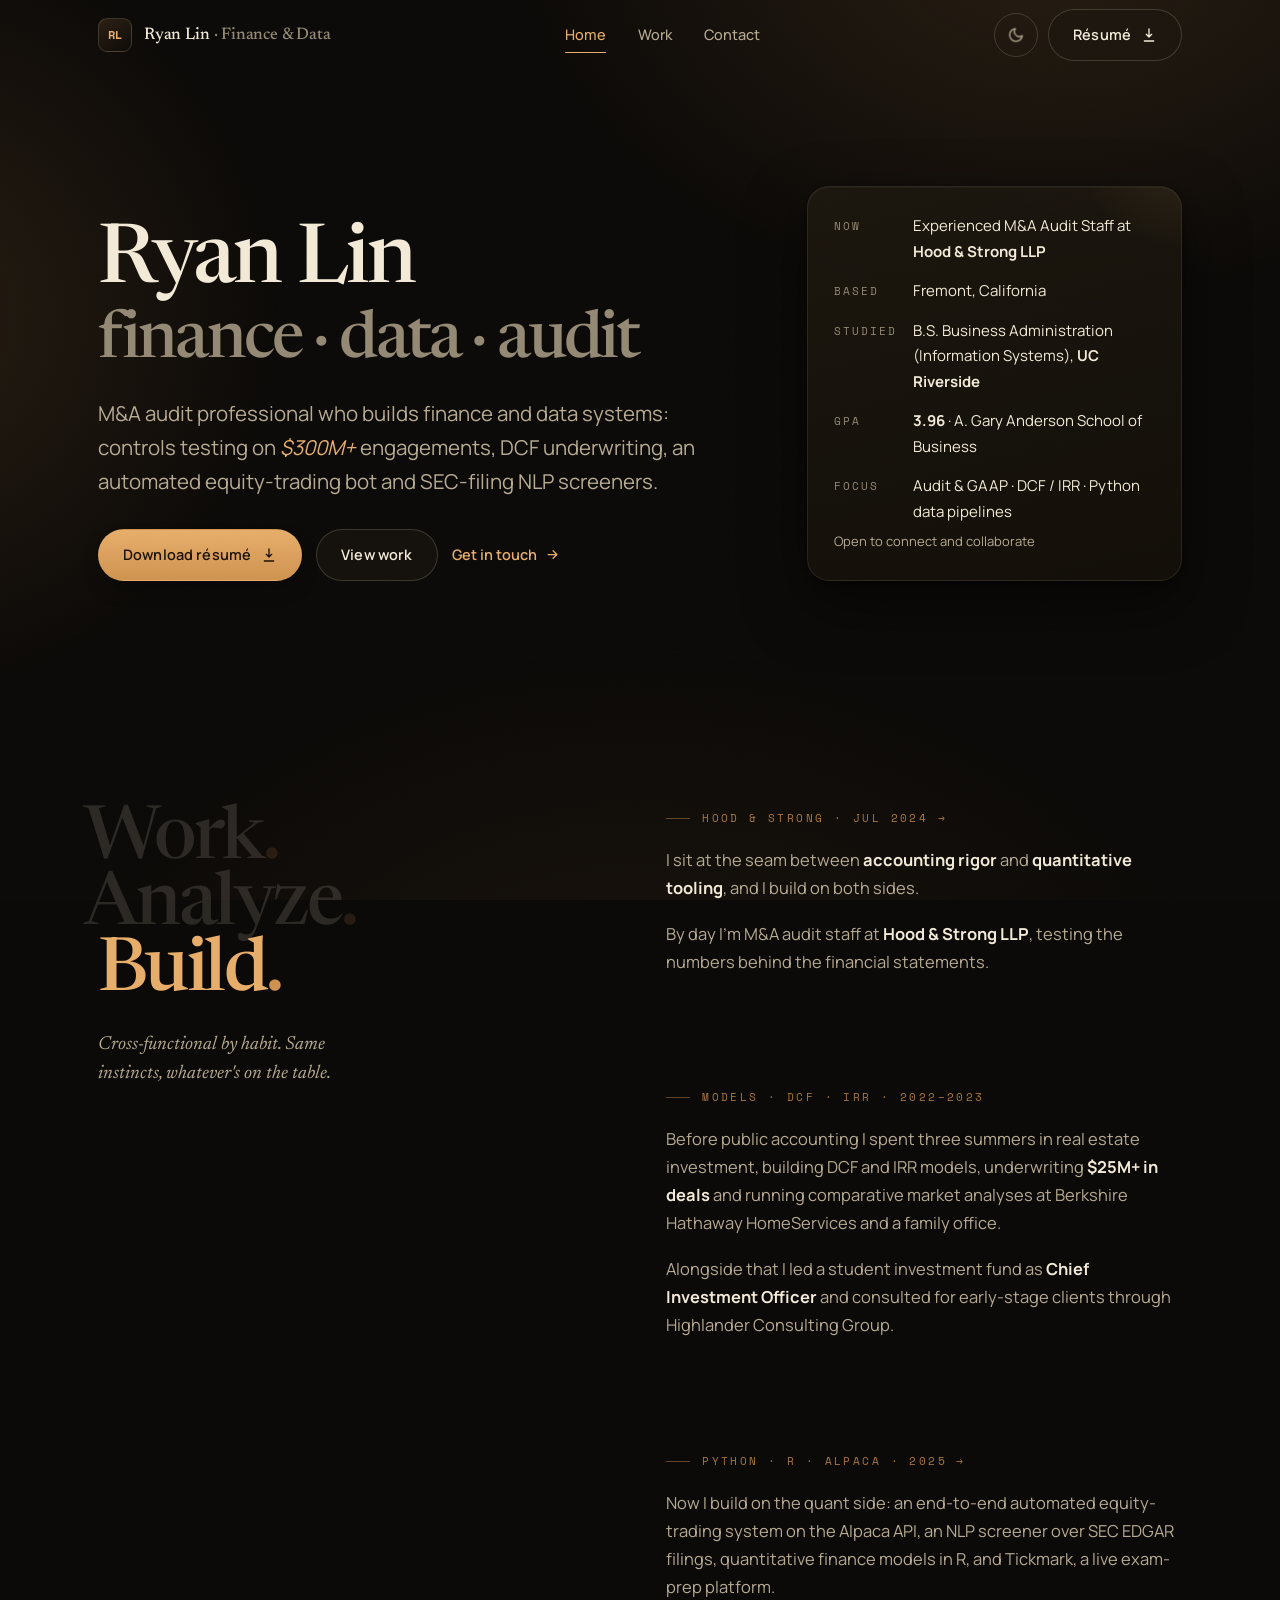
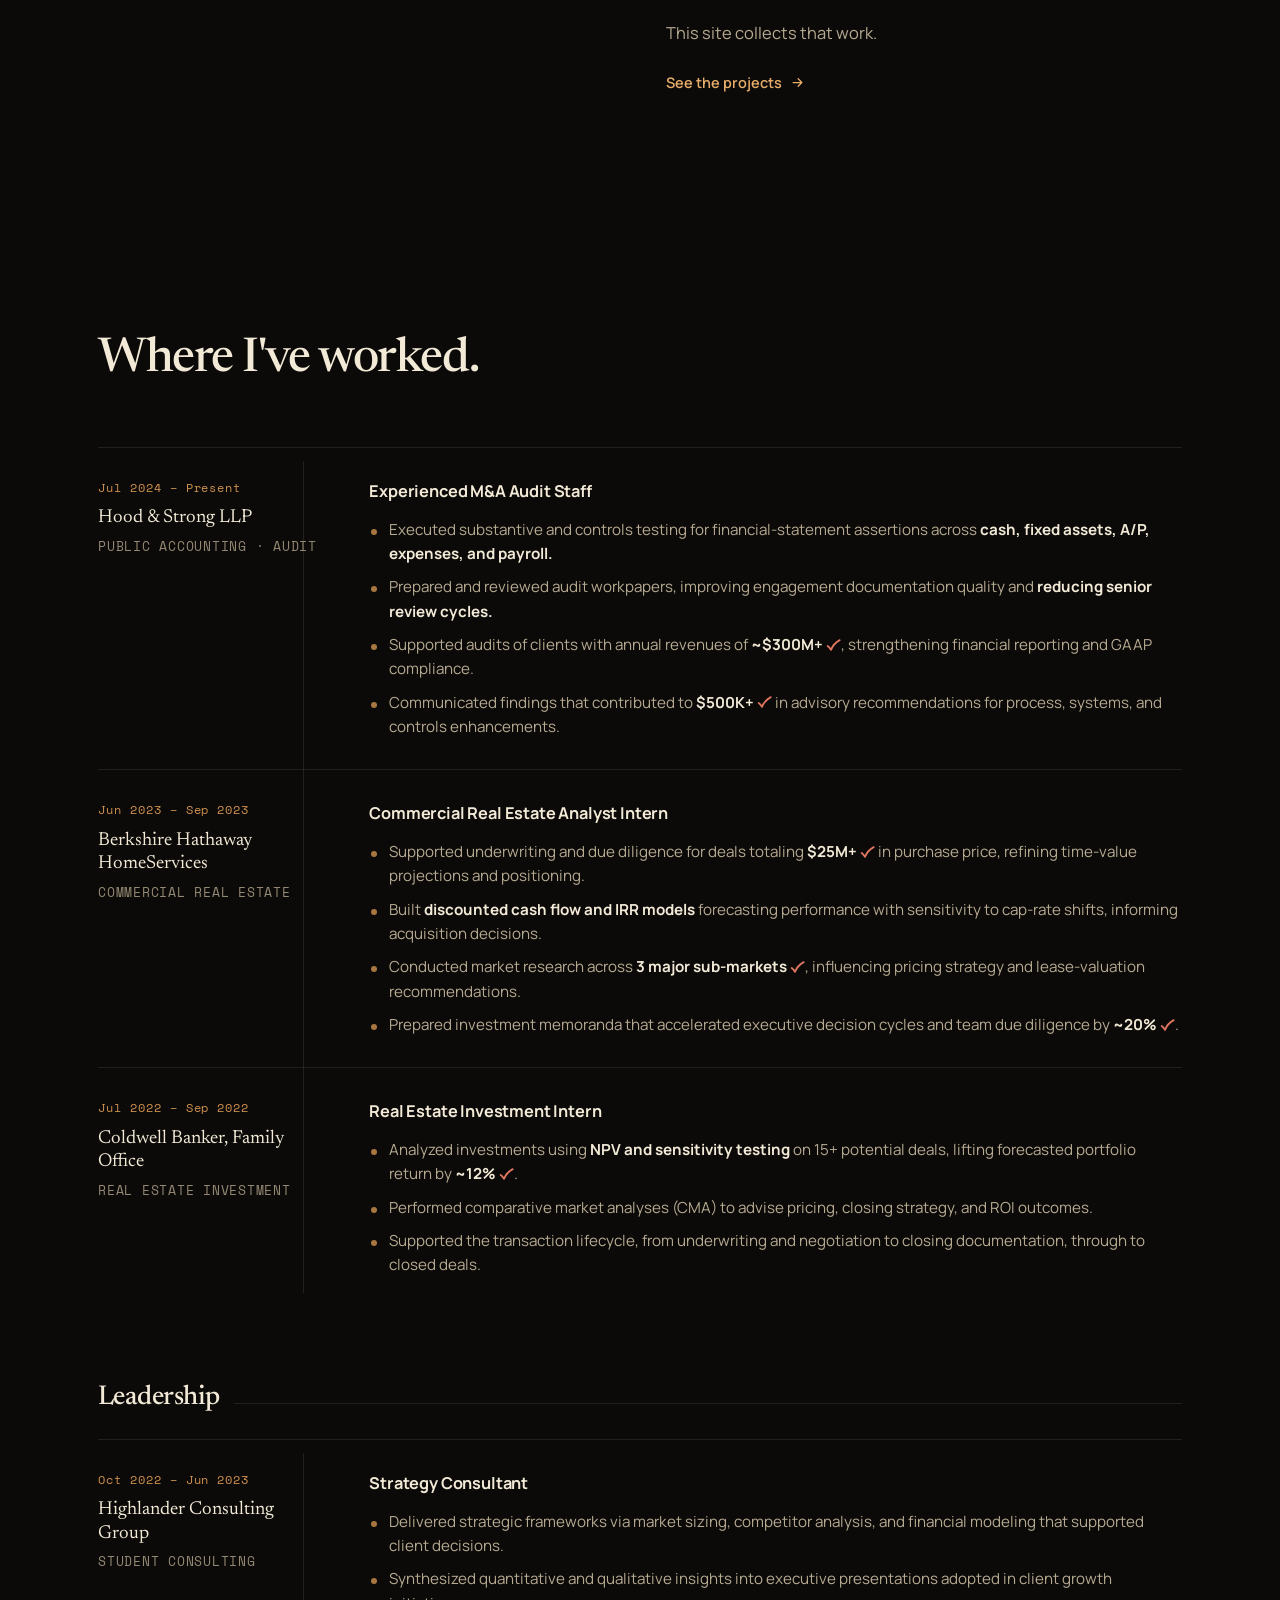
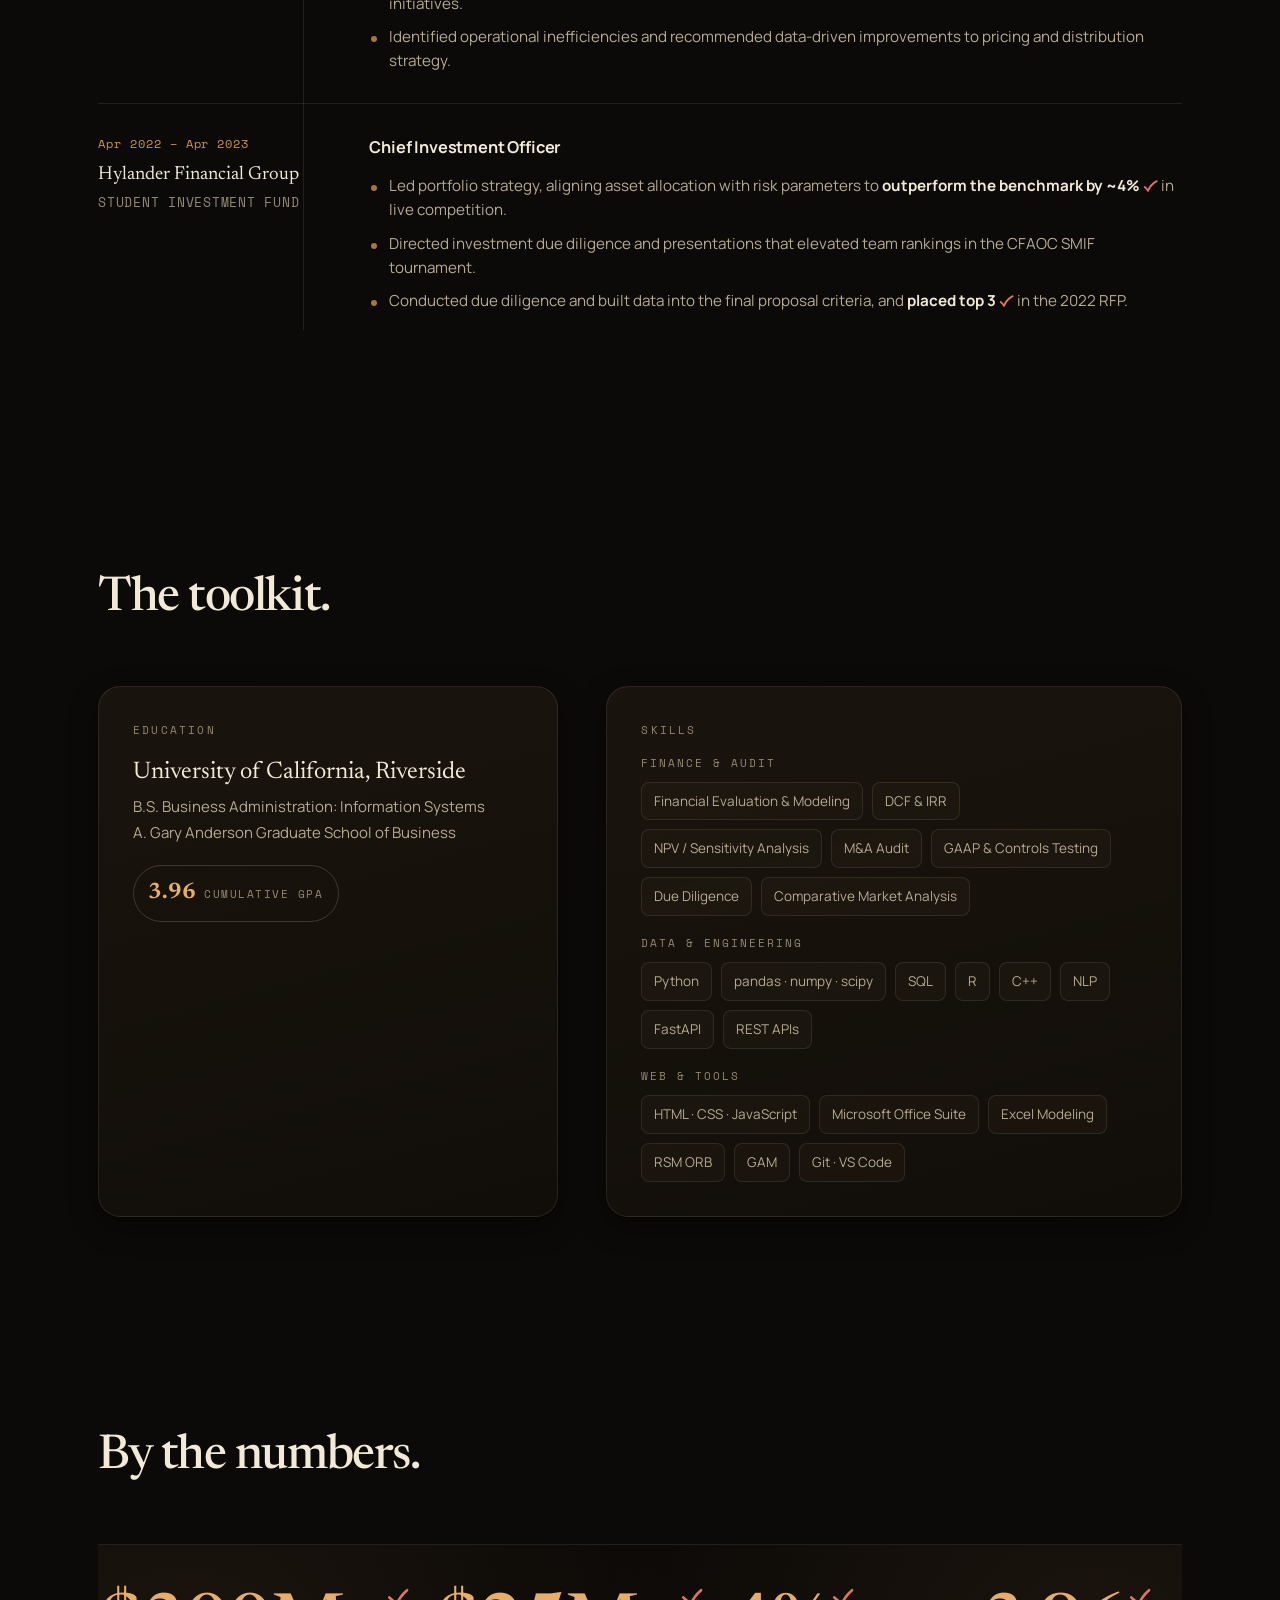
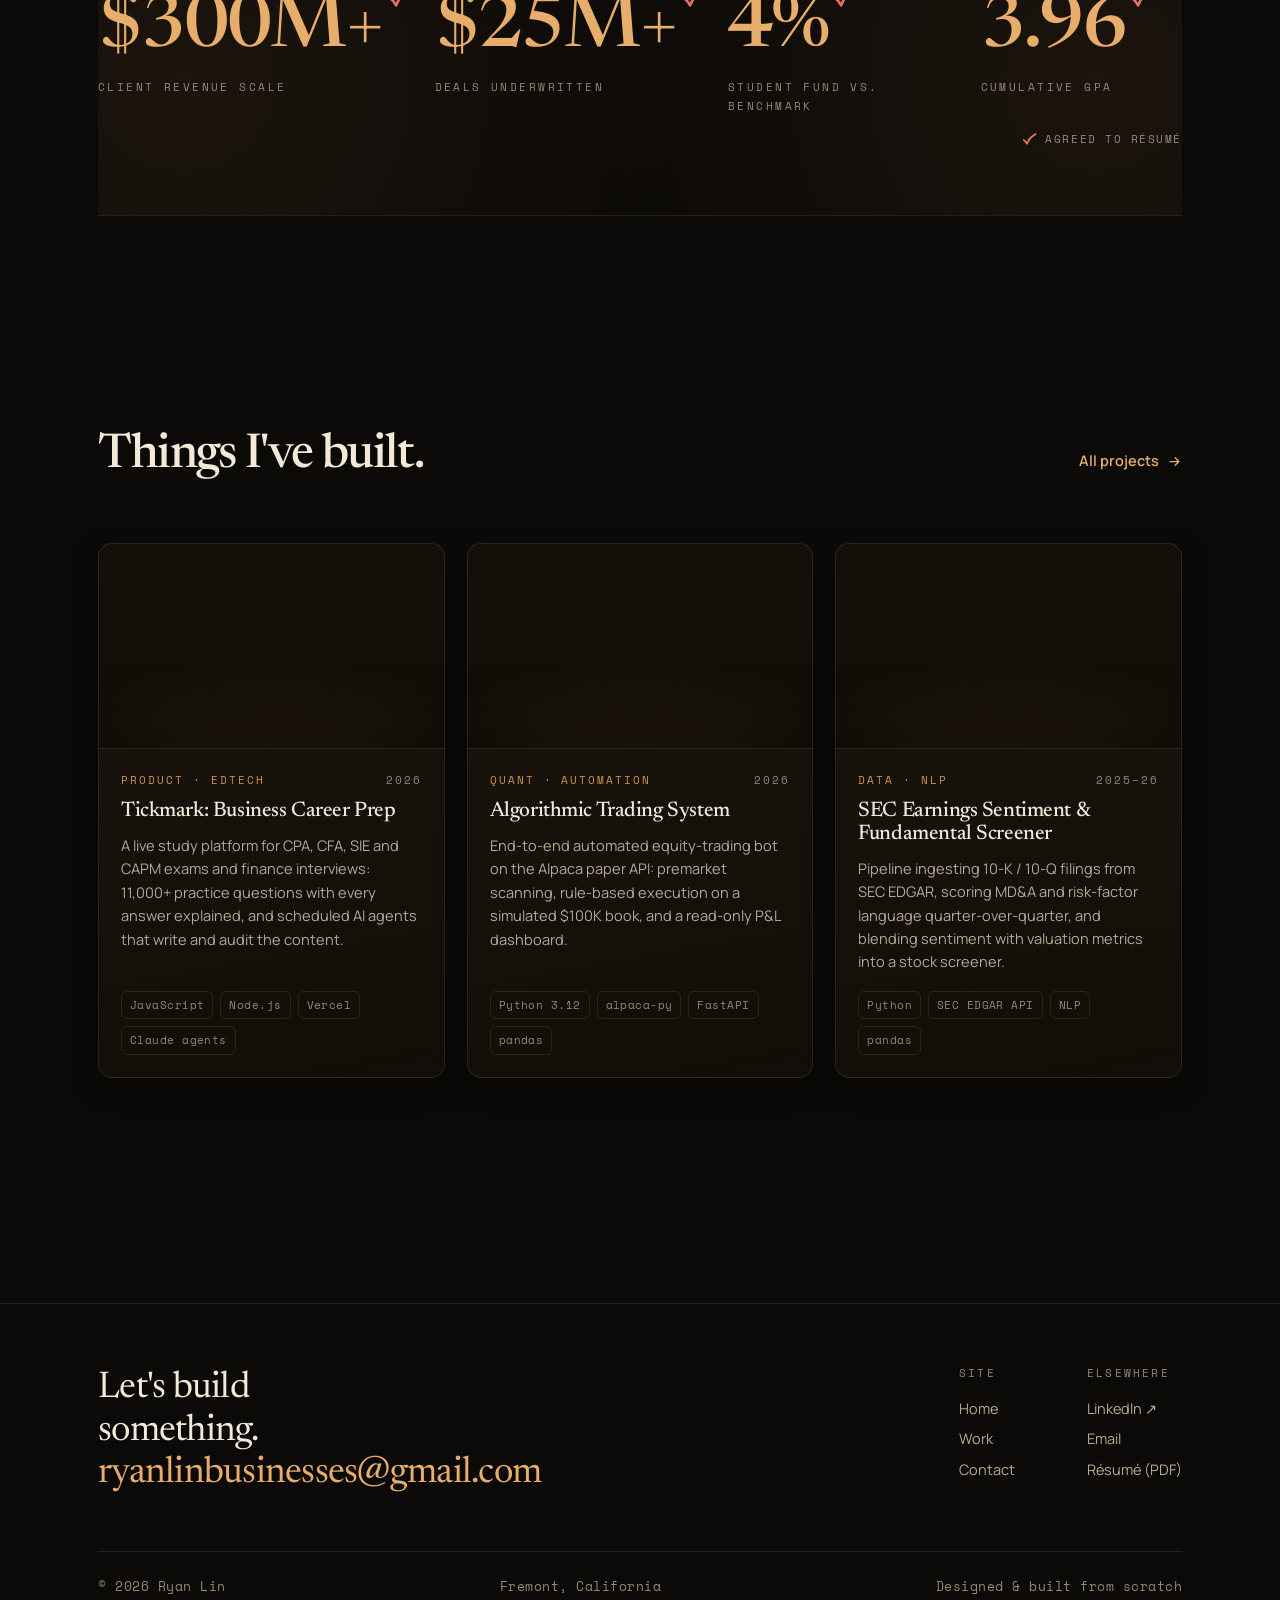
<file: index.html>
<!DOCTYPE html>
<html lang="en" data-theme="dark">
<head>
<meta charset="UTF-8" />
<meta name="viewport" content="width=device-width, initial-scale=1" />
<title>Ryan Lin · Finance &amp; Data</title>
<meta name="description" content="Ryan Lin, M&A audit professional and builder of finance & data systems. Experience across audit, real estate underwriting, and quantitative tooling, plus a project & creative portfolio." />
<meta name="author" content="Ryan Lin" />
<link rel="canonical" href="https://ryan-lin.vercel.app/" />
<meta property="og:type" content="website" />
<meta property="og:title" content="Ryan Lin · Finance & Data" />
<meta property="og:description" content="M&A audit professional and builder of finance & data systems: projects and experience." />
<meta property="og:image" content="https://ryan-lin.vercel.app/assets/og.png" />
<meta property="og:image:width" content="1200" />
<meta property="og:image:height" content="630" />
<meta name="twitter:card" content="summary_large_image" />
<link rel="icon" href="data:image/svg+xml,%3Csvg%20xmlns='http://www.w3.org/2000/svg'%20viewBox='0%200%2064%2064'%3E%3Crect%20width='64'%20height='64'%20rx='14'%20fill='%230c0a08'/%3E%3Ctext%20x='32'%20y='45'%20font-family='Georgia,serif'%20font-size='40'%20fill='%23cf924f'%20text-anchor='middle'%20font-weight='600'%3ER%3C/text%3E%3C/svg%3E" />
<link rel="preconnect" href="https://fonts.googleapis.com" />
<link rel="preconnect" href="https://fonts.gstatic.com" crossorigin />
<link href="https://fonts.googleapis.com/css2?family=Newsreader:ital,opsz,wght@0,6..72,400..600;1,6..72,400..500&family=Manrope:wght@400;500;600;700&family=Space+Mono:wght@400;700&display=swap" rel="stylesheet" />
<link rel="stylesheet" href="styles.css" />
<script>(function(){try{var t=localStorage.getItem('rl-theme')||'dark';document.documentElement.setAttribute('data-theme',t);}catch(e){}})();</script>
</head>
<body>

<!-- ============ HEADER ============ -->
<header class="site-header">
  <div class="wrap nav">
    <a class="brand" href="/" aria-label="Ryan Lin, home">
      <span class="mark">RL</span>
      <span class="who">Ryan&nbsp;Lin <span>· Finance &amp; Data</span></span>
    </a>
    <nav class="nav-links" aria-label="Primary">
      <a href="/" class="is-active">Home</a>
      <a href="/work">Work</a>
      <a href="/contact">Contact</a>
    </nav>
    <div class="nav-right">
      <button class="theme-toggle" aria-label="Switch to light theme" title="Toggle theme">
        <svg class="i-moon" viewBox="0 0 24 24" fill="none" stroke="currentColor" stroke-width="1.8" stroke-linecap="round" stroke-linejoin="round"><path d="M21 12.8A9 9 0 1 1 11.2 3a7 7 0 0 0 9.8 9.8Z"/></svg>
        <svg class="i-sun" viewBox="0 0 24 24" fill="none" stroke="currentColor" stroke-width="1.8" stroke-linecap="round" stroke-linejoin="round"><circle cx="12" cy="12" r="4.2"/><path d="M12 2v2.5M12 19.5V22M4.2 4.2l1.8 1.8M18 18l1.8 1.8M2 12h2.5M19.5 12H22M4.2 19.8 6 18M18 6l1.8-1.8"/></svg>
      </button>
      <a class="btn btn--ghost nav-cta" href="assets/Ryan-Lin-Resume.pdf" download>Résumé
        <svg viewBox="0 0 24 24" fill="none" stroke="currentColor" stroke-width="2" stroke-linecap="round" stroke-linejoin="round"><path d="M12 3v12m0 0 4-4m-4 4-4-4M5 21h14"/></svg>
      </a>
      <button class="nav-toggle" aria-label="Open menu" aria-expanded="false" aria-controls="mobile-nav"><span></span><span></span><span></span></button>
    </div>
  </div>
</header>

<!-- mobile drawer -->
<div class="mobile-nav" id="mobile-nav">
  <a href="/" class="is-active">Home</a>
  <a href="/work">Work</a>
  <a href="/contact">Contact</a>
  <a href="assets/Ryan-Lin-Resume.pdf" download>Download résumé ↓</a>
  <div class="m-foot">
    <a href="https://www.linkedin.com/in/rynlin/" target="_blank" rel="noopener">LinkedIn</a>
    <a href="mailto:ryanlinbusinesses@gmail.com">Email</a>
  </div>
</div>

<main>

<!-- ============ HERO ============ -->
<section class="hero" aria-labelledby="hero-h">
  <canvas class="hero-canvas" id="hero-canvas" aria-hidden="true"></canvas>
  <div class="hero-inner wrap">
  <div class="hero-grid">
    <div>
      <h1 class="hero-name li d2" id="hero-h"><span class="kinetic">Ryan Lin</span><span class="ln2">finance <span class="nw">· data</span> <span class="nw">· audit</span></span></h1>
      <p class="lede li d3">M&amp;A audit professional who builds finance and data systems: controls testing on <em class="ser">$300M+</em> engagements, DCF underwriting, an automated equity-trading bot and SEC-filing NLP screeners.</p>
      <div class="hero-actions li d5">
        <a class="btn btn--primary" href="assets/Ryan-Lin-Resume.pdf" download>Download résumé
          <svg viewBox="0 0 24 24" fill="none" stroke="currentColor" stroke-width="2" stroke-linecap="round" stroke-linejoin="round"><path d="M12 3v12m0 0 4-4m-4 4-4-4M5 21h14"/></svg>
        </a>
        <a class="btn btn--ghost" href="/work">View work</a>
        <a class="link-arrow" href="/contact">Get in touch
          <svg viewBox="0 0 24 24" fill="none" stroke="currentColor" stroke-width="2" stroke-linecap="round" stroke-linejoin="round"><path d="M5 12h14m0 0-6-6m6 6-6 6"/></svg>
        </a>
      </div>
    </div>
    <aside class="hero-card li d4" aria-label="Quick facts">
      <dl>
        <dt>Now</dt><dd>Experienced M&amp;A Audit Staff at <b>Hood&nbsp;&amp;&nbsp;Strong&nbsp;LLP</b></dd>
        <dt>Based</dt><dd>Fremont, California</dd>
        <dt>Studied</dt><dd>B.S. Business Administration (Information Systems), <b>UC Riverside</b></dd>
        <dt>GPA</dt><dd><b>3.96</b> · A. Gary Anderson School of Business</dd>
        <dt>Focus</dt><dd>Audit &amp; GAAP · DCF / IRR · Python data pipelines</dd>
      </dl>
      <span class="avail">Open to connect and collaborate</span>
    </aside>
  </div>
  </div>
</section>

<!-- ============ ABOUT ============ -->
<section class="section wrap about-scroll" id="about" aria-labelledby="about-h">
  <aside class="about-sticky">
    <h2 class="about-roles" id="about-h" aria-label="Work, Analyze, Build">
      <span class="role is-active" data-role="0">Work<span class="dot">.</span></span>
      <span class="role" data-role="1">Analyze<span class="dot">.</span></span>
      <span class="role" data-role="2">Build<span class="dot">.</span></span>
    </h2>
    <p class="role-sub">Cross-functional by habit. Same instincts, whatever's on the table.</p>
  </aside>
  <div class="about-col">
    <article class="about-chunk reveal" data-role="0">
      <span class="margin-note">hood &amp; strong · jul 2024 →</span>
      <p>I sit at the seam between <b style="color:var(--text)">accounting rigor</b> and <b style="color:var(--text)">quantitative tooling</b>, and I build on both sides.</p>
      <p>By day I'm M&amp;A audit staff at <b style="color:var(--text)">Hood &amp; Strong LLP</b>, testing the numbers behind the financial statements.</p>
    </article>
    <article class="about-chunk reveal" data-role="1" data-d="1">
      <span class="margin-note">models · DCF · IRR · 2022–2023</span>
      <p>Before public accounting I spent three summers in real estate investment, building DCF and IRR models, underwriting <b style="color:var(--text)">$25M+ in deals</b> and running comparative market analyses at Berkshire Hathaway HomeServices and a family office.</p>
      <p>Alongside that I led a student investment fund as <b style="color:var(--text)">Chief Investment Officer</b> and consulted for early-stage clients through Highlander Consulting Group.</p>
    </article>
    <article class="about-chunk reveal" data-role="2" data-d="2">
      <span class="margin-note">python · R · alpaca · 2025 →</span>
      <p>Now I build on the quant side: an end-to-end automated equity-trading system on the Alpaca API, an NLP screener over SEC EDGAR filings, quantitative finance models in R, and Tickmark, a live exam-prep platform.</p>
      <p>This site collects that work.</p>
      <a class="link-arrow mt-s" href="/work">See the projects
        <svg viewBox="0 0 24 24" fill="none" stroke="currentColor" stroke-width="2" stroke-linecap="round" stroke-linejoin="round"><path d="M5 12h14m0 0-6-6m6 6-6 6"/></svg>
      </a>
    </article>
  </div>
</section>

<!-- ============ EXPERIENCE ============ -->
<section class="section wrap" id="experience" aria-labelledby="xp-h">
  <div class="section-head reveal">
    <h2 id="xp-h">Where I've worked.</h2>
  </div>

  <div class="timeline">
    <div class="timeline-rail" aria-hidden="true"><div class="timeline-rail-fill"></div></div>
    <article class="xp reveal">
      <div class="meta">
        <span class="when">Jul 2024 – Present</span>
        <span class="org">Hood &amp; Strong LLP</span>
        <span class="kind">Public Accounting · Audit</span>
      </div>
      <div>
        <p class="role">Experienced M&amp;A Audit Staff</p>
        <ul>
          <li>Executed substantive and controls testing for financial-statement assertions across <b>cash, fixed assets, A/P, expenses, and payroll.</b></li>
          <li>Prepared and reviewed audit workpapers, improving engagement documentation quality and <b>reducing senior review cycles.</b></li>
          <li>Supported audits of clients with annual revenues of <b>~$300M+</b>, strengthening financial reporting and GAAP compliance.</li>
          <li>Communicated findings that contributed to <b>$500K+</b> in advisory recommendations for process, systems, and controls enhancements.</li>
        </ul>
      </div>
    </article>

    <article class="xp reveal">
      <div class="meta">
        <span class="when">Jun 2023 – Sep 2023</span>
        <span class="org">Berkshire Hathaway HomeServices</span>
        <span class="kind">Commercial Real Estate</span>
      </div>
      <div>
        <p class="role">Commercial Real Estate Analyst Intern</p>
        <ul>
          <li>Supported underwriting and due diligence for deals totaling <b>$25M+</b> in purchase price, refining time-value projections and positioning.</li>
          <li>Built <b>discounted cash flow and IRR models</b> forecasting performance with sensitivity to cap-rate shifts, informing acquisition decisions.</li>
          <li>Conducted market research across <b>3 major sub-markets</b>, influencing pricing strategy and lease-valuation recommendations.</li>
          <li>Prepared investment memoranda that accelerated executive decision cycles and team due diligence by <b>~20%</b>.</li>
        </ul>
      </div>
    </article>

    <article class="xp reveal">
      <div class="meta">
        <span class="when">Jul 2022 – Sep 2022</span>
        <span class="org">Coldwell Banker, Family Office</span>
        <span class="kind">Real Estate Investment</span>
      </div>
      <div>
        <p class="role">Real Estate Investment Intern</p>
        <ul>
          <li>Analyzed investments using <b>NPV and sensitivity testing</b> on 15+ potential deals, lifting forecasted portfolio return by <b>~12%</b>.</li>
          <li>Performed comparative market analyses (CMA) to advise pricing, closing strategy, and ROI outcomes.</li>
          <li>Supported the transaction lifecycle, from underwriting and negotiation to closing documentation, through to closed deals.</li>
        </ul>
      </div>
    </article>
  </div>

  <div class="subhead-row reveal">
    <h3>Leadership</h3><span class="line" aria-hidden="true"></span>
  </div>

  <div class="timeline">
    <div class="timeline-rail" aria-hidden="true"><div class="timeline-rail-fill"></div></div>
    <article class="xp reveal">
      <div class="meta">
        <span class="when">Oct 2022 – Jun 2023</span>
        <span class="org">Highlander Consulting Group</span>
        <span class="kind">Student Consulting</span>
      </div>
      <div>
        <p class="role">Strategy Consultant</p>
        <ul>
          <li>Delivered strategic frameworks via market sizing, competitor analysis, and financial modeling that supported client decisions.</li>
          <li>Synthesized quantitative and qualitative insights into executive presentations adopted in client growth initiatives.</li>
          <li>Identified operational inefficiencies and recommended data-driven improvements to pricing and distribution strategy.</li>
        </ul>
      </div>
    </article>

    <article class="xp reveal">
      <div class="meta">
        <span class="when">Apr 2022 – Apr 2023</span>
        <span class="org">Hylander Financial Group</span>
        <span class="kind">Student Investment Fund</span>
      </div>
      <div>
        <p class="role">Chief Investment Officer</p>
        <ul>
          <li>Led portfolio strategy, aligning asset allocation with risk parameters to <b>outperform the benchmark by ~4%</b> in live competition.</li>
          <li>Directed investment due diligence and presentations that elevated team rankings in the CFAOC SMIF tournament.</li>
          <li>Conducted due diligence and built data into the final proposal criteria, and <b>placed top 3</b> in the 2022 RFP.</li>
        </ul>
      </div>
    </article>
  </div>
</section>

<!-- ============ EDUCATION + SKILLS ============ -->
<section class="section wrap" id="skills" aria-labelledby="edu-h">
  <div class="section-head reveal">
    <h2 id="edu-h">The toolkit.</h2>
  </div>
  <div class="duo">
    <div class="panel edu reveal">
      <span class="panel-eyebrow">Education</span>
      <p class="school">University of California, Riverside</p>
      <p class="deg">B.S. Business Administration: Information Systems<br />A. Gary Anderson Graduate School of Business</p>
      <span class="gpa"><b>3.96</b><span>Cumulative GPA</span></span>
    </div>
    <div class="panel reveal" data-d="1">
      <span class="panel-eyebrow">Skills</span>
      <div class="skill-group">
        <h3>Finance &amp; Audit</h3>
        <div class="chips">
          <span class="chip">Financial Evaluation &amp; Modeling</span>
          <span class="chip">DCF &amp; IRR</span>
          <span class="chip">NPV / Sensitivity Analysis</span>
          <span class="chip">M&amp;A Audit</span>
          <span class="chip">GAAP &amp; Controls Testing</span>
          <span class="chip">Due Diligence</span>
          <span class="chip">Comparative Market Analysis</span>
        </div>
      </div>
      <div class="skill-group">
        <h3>Data &amp; Engineering</h3>
        <div class="chips">
          <span class="chip">Python</span>
          <span class="chip">pandas · numpy · scipy</span>
          <span class="chip">SQL</span>
          <span class="chip">R</span>
          <span class="chip">C++</span>
          <span class="chip">NLP</span>
          <span class="chip">FastAPI</span>
          <span class="chip">REST APIs</span>
        </div>
      </div>
      <div class="skill-group">
        <h3>Web &amp; Tools</h3>
        <div class="chips">
          <span class="chip">HTML · CSS · JavaScript</span>
          <span class="chip">Microsoft Office Suite</span>
          <span class="chip">Excel Modeling</span>
          <span class="chip">RSM ORB</span>
          <span class="chip">GAM</span>
          <span class="chip">Git · VS Code</span>
        </div>
      </div>
    </div>
  </div>
</section>

<!-- ============ BY THE NUMBERS ============ -->
<section class="section wrap stats-section" id="stats" aria-labelledby="stats-h">
  <div class="section-head reveal">
    <h2 id="stats-h">By the numbers.</h2>
  </div>
  <div class="stats-band reveal">
    <div class="stat">
      <span class="num">$300M+</span>
      <span class="stat-label">Client revenue scale</span>
    </div>
    <div class="stat">
      <span class="num">$25M+</span>
      <span class="stat-label">Deals underwritten</span>
    </div>
    <div class="stat">
      <span class="num">4%</span>
      <span class="stat-label">Student fund vs. benchmark</span>
    </div>
    <div class="stat">
      <span class="num">3.96</span>
      <span class="stat-label">Cumulative GPA</span>
    </div>
  </div>
</section>

<!-- ============ FEATURED WORK ============ -->
<section class="section wrap" id="featured" aria-labelledby="feat-h">
  <div class="section-head reveal" style="display:flex;flex-direction:row;justify-content:space-between;align-items:flex-end;max-width:none;flex-wrap:wrap;gap:18px;">
    <div style="display:flex;flex-direction:column;gap:14px;">
      <h2 id="feat-h">Things I've built.</h2>
    </div>
    <a class="link-arrow" href="/work">All projects
      <svg viewBox="0 0 24 24" fill="none" stroke="currentColor" stroke-width="2" stroke-linecap="round" stroke-linejoin="round"><path d="M5 12h14m0 0-6-6m6 6-6 6"/></svg>
    </a>
  </div>

  <div class="cards">
    <a class="card reveal" href="/work#tickmark">
      <div class="thumb">
        <canvas class="card-canvas" data-canvas-type="question-bank" aria-hidden="true"></canvas>
      </div>
      <div class="body">
        <span class="kicker">Product · EdTech <span class="yr">2026</span></span>
        <h3>Tickmark: Business Career Prep</h3>
        <p>A live study platform for CPA, CFA, SIE and CAPM exams and finance interviews: 11,000+ practice questions with every answer explained, and scheduled AI agents that write and audit the content.</p>
        <div class="stack"><span>JavaScript</span><span>Node.js</span><span>Vercel</span><span>Claude agents</span></div>
      </div>
    </a>

    <a class="card reveal" data-d="1" href="/work#trading-bot">
      <div class="thumb">
        <canvas class="card-canvas" data-canvas-type="equity-curve" aria-hidden="true"></canvas>
      </div>
      <div class="body">
        <span class="kicker">Quant · Automation <span class="yr">2026</span></span>
        <h3>Algorithmic Trading System</h3>
        <p>End-to-end automated equity-trading bot on the Alpaca paper API: premarket scanning, rule-based execution on a simulated $100K book, and a read-only P&amp;L dashboard.</p>
        <div class="stack"><span>Python 3.12</span><span>alpaca-py</span><span>FastAPI</span><span>pandas</span></div>
      </div>
    </a>

    <a class="card reveal" data-d="2" href="/work#sec-screener">
      <div class="thumb">
        <canvas class="card-canvas" data-canvas-type="filings-feed" aria-hidden="true"></canvas>
      </div>
      <div class="body">
        <span class="kicker">Data · NLP <span class="yr">2025–26</span></span>
        <h3>SEC Earnings Sentiment &amp; Fundamental Screener</h3>
        <p>Pipeline ingesting 10-K / 10-Q filings from SEC EDGAR, scoring MD&amp;A and risk-factor language quarter-over-quarter, and blending sentiment with valuation metrics into a stock screener.</p>
        <div class="stack"><span>Python</span><span>SEC EDGAR API</span><span>NLP</span><span>pandas</span></div>
      </div>
    </a>
  </div>
</section>

</main>


<!-- ============ FOOTER ============ -->
<footer class="site-footer">
  <div class="wrap">
    <div class="footer-top">
      <div class="footer-brand">
        <p class="big">Let's build something. <a href="mailto:ryanlinbusinesses@gmail.com">ryanlinbusinesses@gmail.com</a></p>
      </div>
      <div class="footer-cols">
        <div class="footer-col">
          <h2 class="footer-h">Site</h2>
          <a href="/">Home</a>
          <a href="/work">Work</a>
          <a href="/contact">Contact</a>
        </div>
        <div class="footer-col">
          <h2 class="footer-h">Elsewhere</h2>
          <a href="https://www.linkedin.com/in/rynlin/" target="_blank" rel="noopener">LinkedIn ↗</a>
          <a href="mailto:ryanlinbusinesses@gmail.com">Email</a>
          <a href="assets/Ryan-Lin-Resume.pdf" download>Résumé (PDF)</a>
        </div>
      </div>
    </div>
    <div class="footer-bot">
      <span>© <span data-year>2026</span> Ryan Lin</span>
      <span>Fremont, California</span>
      <span>Designed &amp; built from scratch</span>
    </div>
  </div>
</footer>

<!-- modal root (used by Work + Creative pages; harmless here) -->
<div class="modal" role="dialog" aria-modal="true" aria-label="Details">
  <div class="modal-backdrop"></div>
  <div class="modal-card"><div class="modal-card-inner"></div></div>
</div>



<script type="speculationrules">{"prerender":[{"where":{"href_matches":"/*"},"eagerness":"moderate"}]}</script>
<script src="main.js" defer></script>
</body>
</html>
</file>
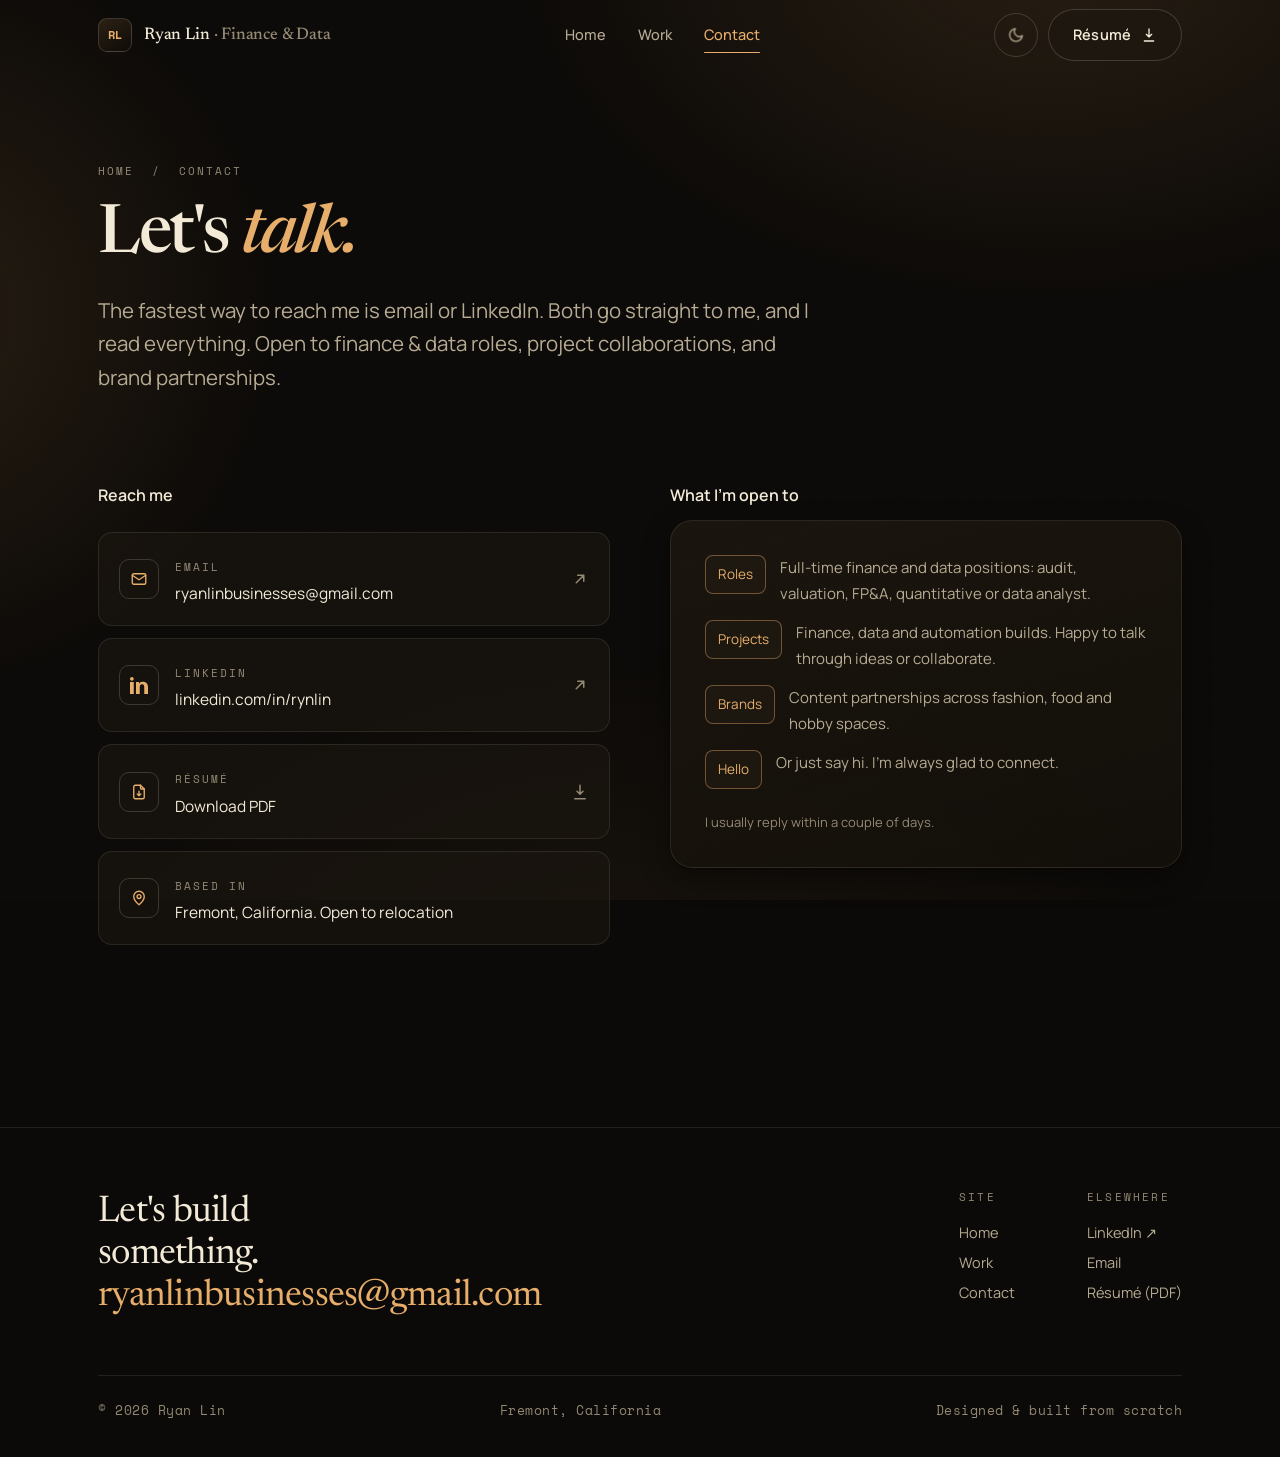
<file: contact.html>
<!DOCTYPE html>
<html lang="en" data-theme="dark">
<head>
<meta charset="UTF-8" />
<meta name="viewport" content="width=device-width, initial-scale=1" />
<title>Contact · Ryan Lin</title>
<meta name="description" content="Get in touch with Ryan Lin by email or LinkedIn. Open to roles, projects, and brand collaborations." />
<meta property="og:type" content="website" />
<meta property="og:title" content="Contact · Ryan Lin" />
<meta property="og:description" content="Reach Ryan Lin by email or LinkedIn. Open to roles, projects, and brand collaborations." />
<meta property="og:image" content="https://ryan-lin.vercel.app/assets/og.png" />
<meta property="og:image:width" content="1200" />
<meta property="og:image:height" content="630" />
<meta name="twitter:card" content="summary_large_image" />
<link rel="icon" href="data:image/svg+xml,%3Csvg%20xmlns='http://www.w3.org/2000/svg'%20viewBox='0%200%2064%2064'%3E%3Crect%20width='64'%20height='64'%20rx='14'%20fill='%230c0a08'/%3E%3Ctext%20x='32'%20y='45'%20font-family='Georgia,serif'%20font-size='40'%20fill='%23cf924f'%20text-anchor='middle'%20font-weight='600'%3ER%3C/text%3E%3C/svg%3E" />
<link rel="preconnect" href="https://fonts.googleapis.com" />
<link rel="preconnect" href="https://fonts.gstatic.com" crossorigin />
<link href="https://fonts.googleapis.com/css2?family=Newsreader:ital,opsz,wght@0,6..72,400..600;1,6..72,400..500&family=Manrope:wght@400;500;600;700&family=Space+Mono:wght@400;700&display=swap" rel="stylesheet" />
<link rel="stylesheet" href="styles.css" />
<script>(function(){try{var t=localStorage.getItem('rl-theme')||'dark';document.documentElement.setAttribute('data-theme',t);}catch(e){}})();</script>
</head>
<body>

<header class="site-header">
  <div class="wrap nav">
    <a class="brand" href="/" aria-label="Ryan Lin, home">
      <span class="mark">RL</span><span class="who">Ryan&nbsp;Lin <span>· Finance &amp; Data</span></span>
    </a>
    <nav class="nav-links" aria-label="Primary">
      <a href="/">Home</a>
      <a href="/work">Work</a>
      <a href="/contact" class="is-active">Contact</a>
    </nav>
    <div class="nav-right">
      <button class="theme-toggle" aria-label="Switch to light theme" title="Toggle theme">
        <svg class="i-moon" viewBox="0 0 24 24" fill="none" stroke="currentColor" stroke-width="1.8" stroke-linecap="round" stroke-linejoin="round"><path d="M21 12.8A9 9 0 1 1 11.2 3a7 7 0 0 0 9.8 9.8Z"/></svg>
        <svg class="i-sun" viewBox="0 0 24 24" fill="none" stroke="currentColor" stroke-width="1.8" stroke-linecap="round" stroke-linejoin="round"><circle cx="12" cy="12" r="4.2"/><path d="M12 2v2.5M12 19.5V22M4.2 4.2l1.8 1.8M18 18l1.8 1.8M2 12h2.5M19.5 12H22M4.2 19.8 6 18M18 6l1.8-1.8"/></svg>
      </button>
      <a class="btn btn--ghost nav-cta" href="assets/Ryan-Lin-Resume.pdf" download>Résumé
        <svg viewBox="0 0 24 24" fill="none" stroke="currentColor" stroke-width="2" stroke-linecap="round" stroke-linejoin="round"><path d="M12 3v12m0 0 4-4m-4 4-4-4M5 21h14"/></svg>
      </a>
      <button class="nav-toggle" aria-label="Open menu" aria-expanded="false" aria-controls="mobile-nav"><span></span><span></span><span></span></button>
    </div>
  </div>
</header>

<div class="mobile-nav" id="mobile-nav">
  <a href="/">Home</a>
  <a href="/work">Work</a>
  <a href="/contact" class="is-active">Contact</a>
  <a href="assets/Ryan-Lin-Resume.pdf" download>Download résumé ↓</a>
  <div class="m-foot">
    <a href="https://www.linkedin.com/in/rynlin/" target="_blank" rel="noopener">LinkedIn</a>
    <a href="mailto:ryanlinbusinesses@gmail.com">Email</a>
  </div>
</div>

<main>

<section class="page-intro wrap">
  <span class="crumbs"><a href="/">Home</a> &nbsp;/&nbsp; Contact</span>
  <h1>Let's <em class="ser">talk.</em></h1>
  <p class="lede">The fastest way to reach me is email or LinkedIn. Both go straight to me, and I read everything. Open to finance &amp; data roles, project collaborations, and brand partnerships.</p>
</section>

<section class="section wrap section--tight">
  <div class="contact-grid">

    <div class="reveal">
      <h2 class="group-h">Reach me</h2>
      <div class="contact-list">
        <a class="contact-row" href="mailto:ryanlinbusinesses@gmail.com">
          <span class="ic"><svg viewBox="0 0 24 24" fill="none" stroke="currentColor" stroke-width="1.8" stroke-linecap="round" stroke-linejoin="round"><rect x="3" y="5" width="18" height="14" rx="2"/><path d="m3 7 9 6 9-6"/></svg></span>
          <span><span class="t">Email</span><br /><span class="v">ryanlinbusinesses@gmail.com</span></span>
          <span class="go" aria-hidden="true"><svg viewBox="0 0 24 24" width="18" height="18" fill="none" stroke="currentColor" stroke-width="2" stroke-linecap="round" stroke-linejoin="round"><path d="M7 17 17 7M9 7h8v8"/></svg></span>
        </a>
        <a class="contact-row" href="https://www.linkedin.com/in/rynlin/" target="_blank" rel="noopener">
          <span class="ic"><svg viewBox="0 0 24 24" fill="currentColor"><path d="M4.98 3.5A2.5 2.5 0 1 1 0 3.5a2.5 2.5 0 0 1 4.98 0ZM0 8h5v16H0V8Zm7.5 0H12v2.2h.06c.63-1.2 2.17-2.46 4.46-2.46C21.2 7.74 24 10 24 14.6V24h-5v-8.3c0-2-.04-4.57-2.78-4.57-2.78 0-3.22 2.17-3.22 4.42V24h-5V8Z"/></svg></span>
          <span><span class="t">LinkedIn</span><br /><span class="v">linkedin.com/in/rynlin</span></span>
          <span class="go" aria-hidden="true"><svg viewBox="0 0 24 24" width="18" height="18" fill="none" stroke="currentColor" stroke-width="2" stroke-linecap="round" stroke-linejoin="round"><path d="M7 17 17 7M9 7h8v8"/></svg></span>
        </a>
        <a class="contact-row" href="assets/Ryan-Lin-Resume.pdf" download>
          <span class="ic"><svg viewBox="0 0 24 24" fill="none" stroke="currentColor" stroke-width="1.8" stroke-linecap="round" stroke-linejoin="round"><path d="M14 3v4a1 1 0 0 0 1 1h4"/><path d="M17 21H7a2 2 0 0 1-2-2V5a2 2 0 0 1 2-2h7l5 5v11a2 2 0 0 1-2 2Z"/><path d="M12 11v6m0 0 2.5-2.5M12 17l-2.5-2.5"/></svg></span>
          <span><span class="t">Résumé</span><br /><span class="v">Download PDF</span></span>
          <span class="go" aria-hidden="true"><svg viewBox="0 0 24 24" width="18" height="18" fill="none" stroke="currentColor" stroke-width="2" stroke-linecap="round" stroke-linejoin="round"><path d="M12 3v12m0 0 4-4m-4 4-4-4M5 21h14"/></svg></span>
        </a>
        <div class="contact-row" style="cursor:default;">
          <span class="ic"><svg viewBox="0 0 24 24" fill="none" stroke="currentColor" stroke-width="1.8" stroke-linecap="round" stroke-linejoin="round"><path d="M12 21s-7-5.7-7-11a7 7 0 0 1 14 0c0 5.3-7 11-7 11Z"/><circle cx="12" cy="10" r="2.6"/></svg></span>
          <span><span class="t">Based in</span><br /><span class="v">Fremont, California. Open to relocation</span></span>
        </div>
      </div>
    </div>

    <div class="reveal" data-d="1">
      <h2 class="group-h">What I'm open to</h2>
      <div class="panel" style="margin-top:16px;">
        <ul style="display:flex;flex-direction:column;gap:14px;">
          <li style="display:flex;gap:14px;align-items:flex-start;">
            <span class="chip chip--accent" style="flex:none;">Roles</span>
            <span style="color:var(--text-dim);font-size:15px;">Full-time finance and data positions: audit, valuation, FP&amp;A, quantitative or data analyst.</span>
          </li>
          <li style="display:flex;gap:14px;align-items:flex-start;">
            <span class="chip chip--accent" style="flex:none;">Projects</span>
            <span style="color:var(--text-dim);font-size:15px;">Finance, data and automation builds. Happy to talk through ideas or collaborate.</span>
          </li>
          <li style="display:flex;gap:14px;align-items:flex-start;">
            <span class="chip chip--accent" style="flex:none;">Brands</span>
            <span style="color:var(--text-dim);font-size:15px;">Content partnerships across fashion, food and hobby spaces.</span>
          </li>
          <li style="display:flex;gap:14px;align-items:flex-start;">
            <span class="chip chip--accent" style="flex:none;">Hello</span>
            <span style="color:var(--text-dim);font-size:15px;">Or just say hi. I'm always glad to connect.</span>
          </li>
        </ul>
        <p class="form-note" style="margin-top:22px;">I usually reply within a couple of days.</p>
      </div>
    </div>

  </div>
</section>

</main>


<footer class="site-footer">
  <div class="wrap">
    <div class="footer-top">
      <div class="footer-brand">
        <p class="big">Let's build something. <a href="mailto:ryanlinbusinesses@gmail.com">ryanlinbusinesses@gmail.com</a></p>
      </div>
      <div class="footer-cols">
        <div class="footer-col">
          <h2 class="footer-h">Site</h2>
          <a href="/">Home</a><a href="/work">Work</a><a href="/contact">Contact</a>
        </div>
        <div class="footer-col">
          <h2 class="footer-h">Elsewhere</h2>
          <a href="https://www.linkedin.com/in/rynlin/" target="_blank" rel="noopener">LinkedIn ↗</a>
          <a href="mailto:ryanlinbusinesses@gmail.com">Email</a>
          <a href="assets/Ryan-Lin-Resume.pdf" download>Résumé (PDF)</a>
        </div>
      </div>
    </div>
    <div class="footer-bot">
      <span>© <span data-year>2026</span> Ryan Lin</span><span>Fremont, California</span><span>Designed &amp; built from scratch</span>
    </div>
  </div>
</footer>

<div class="modal" role="dialog" aria-modal="true" aria-label="Details">
  <div class="modal-backdrop"></div>
  <div class="modal-card"><div class="modal-card-inner"></div></div>
</div>



<script type="speculationrules">{"prerender":[{"where":{"href_matches":"/*"},"eagerness":"moderate"}]}</script>
<script src="main.js" defer></script>
</body>
</html>
</file>
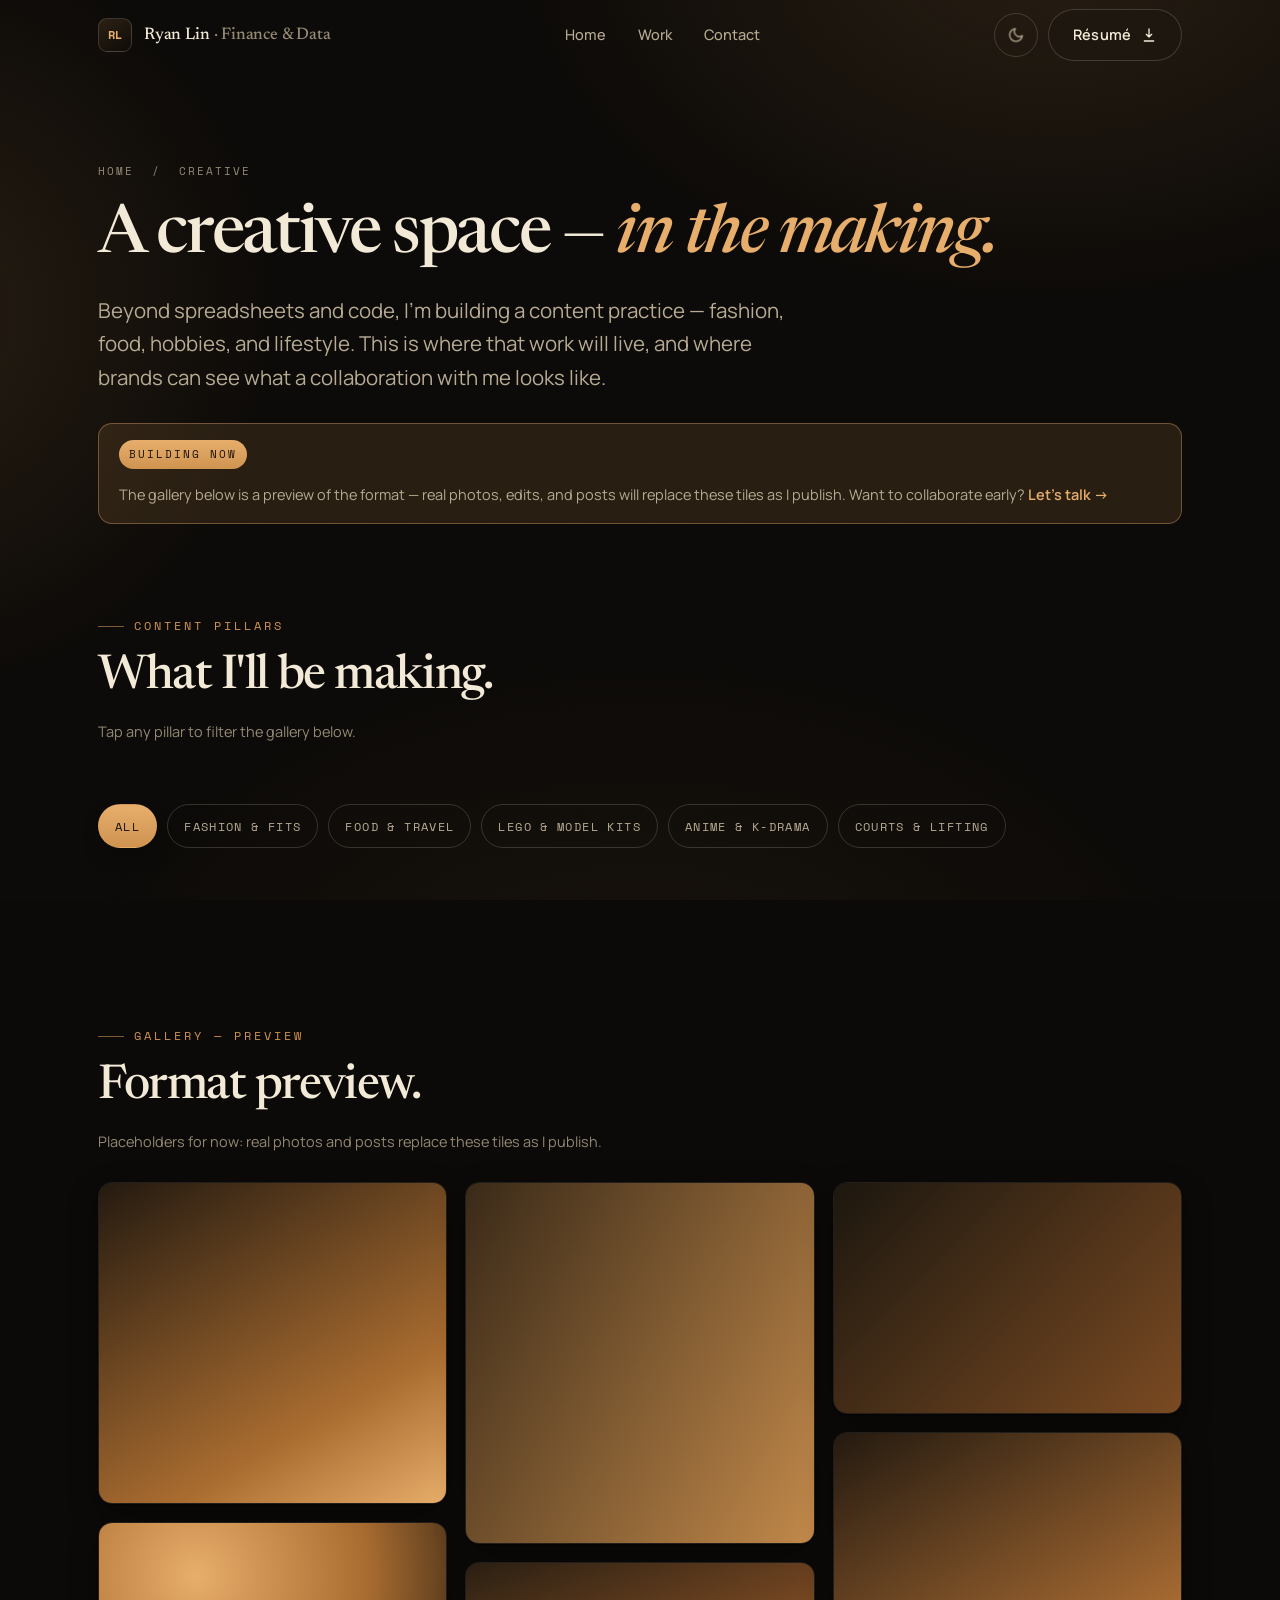
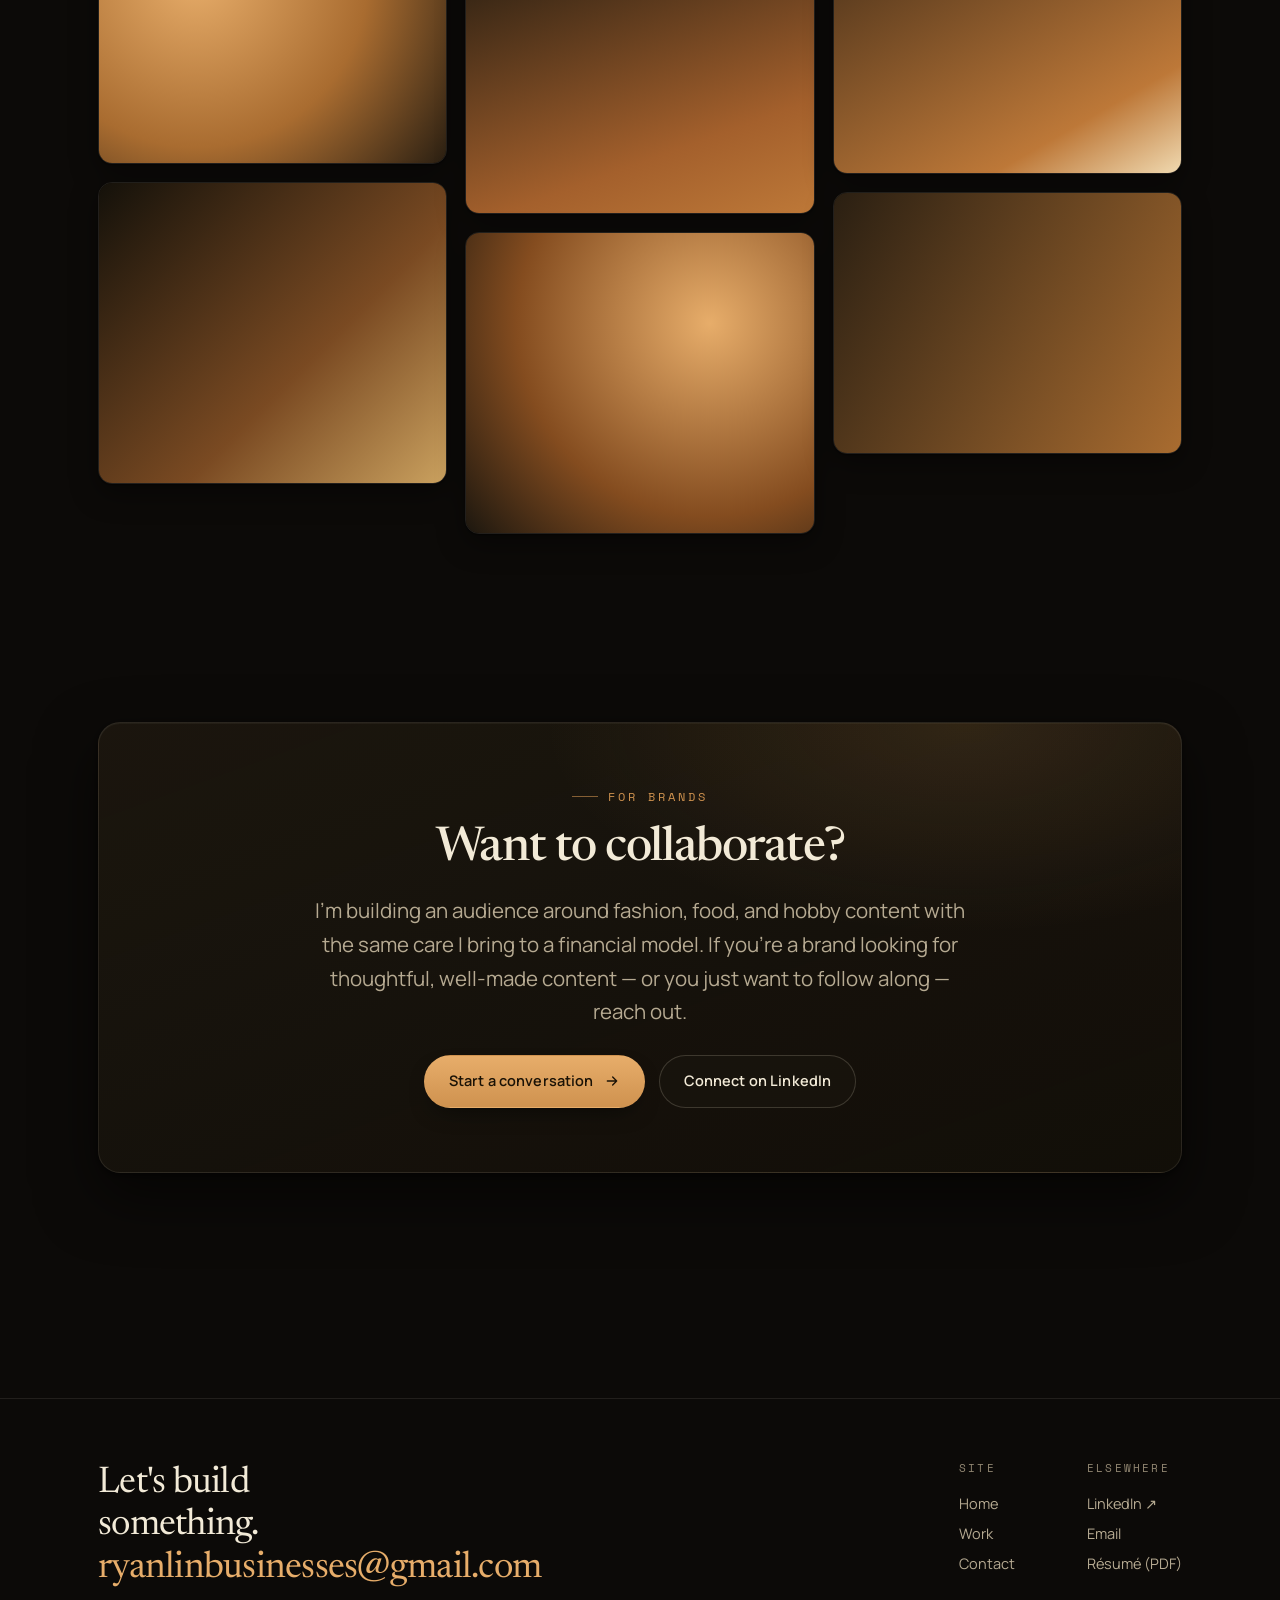
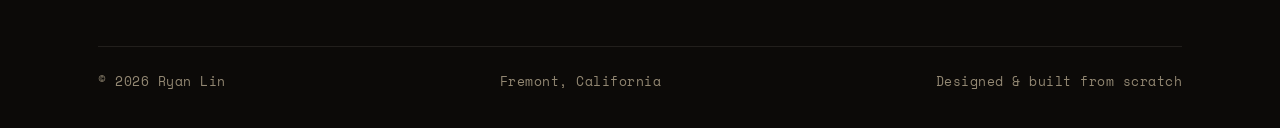
<file: creative.html>
<!DOCTYPE html>
<html lang="en" data-theme="dark">
<head>
<meta charset="UTF-8" />
<meta name="viewport" content="width=device-width, initial-scale=1" />
<title>Creative · Ryan Lin</title>
<meta name="description" content="Creative & content portfolio by Ryan Lin — a space for upcoming work across fashion, food, hobbies, and lifestyle, built for brand collaborations." />
<meta property="og:type" content="website" />
<meta property="og:title" content="Creative · Ryan Lin" />
<meta property="og:description" content="A creative & content space — fashion, food, hobbies, lifestyle. Open to brand collaborations." />
<meta property="og:image" content="https://ryan-lin.vercel.app/assets/og.png" />
<meta property="og:image:width" content="1200" />
<meta property="og:image:height" content="630" />
<meta name="twitter:card" content="summary_large_image" />
<link rel="icon" href="data:image/svg+xml,%3Csvg%20xmlns='http://www.w3.org/2000/svg'%20viewBox='0%200%2064%2064'%3E%3Crect%20width='64'%20height='64'%20rx='14'%20fill='%230c0a08'/%3E%3Ctext%20x='32'%20y='45'%20font-family='Georgia,serif'%20font-size='40'%20fill='%23cf924f'%20text-anchor='middle'%20font-weight='600'%3ER%3C/text%3E%3C/svg%3E" />
<link rel="preconnect" href="https://fonts.googleapis.com" />
<link rel="preconnect" href="https://fonts.gstatic.com" crossorigin />
<link href="https://fonts.googleapis.com/css2?family=Newsreader:ital,opsz,wght@0,6..72,400..600;1,6..72,400..500&family=Manrope:wght@400;500;600;700&family=Space+Mono:wght@400;700&display=swap" rel="stylesheet" />
<link rel="stylesheet" href="styles.css" />
<script>(function(){try{var t=localStorage.getItem('rl-theme')||'dark';document.documentElement.setAttribute('data-theme',t);}catch(e){}})();</script>
</head>
<body>

<header class="site-header">
  <div class="wrap nav">
    <a class="brand" href="/" aria-label="Ryan Lin, home">
      <span class="mark">RL</span><span class="who">Ryan&nbsp;Lin <span>· Finance &amp; Data</span></span>
    </a>
    <nav class="nav-links" aria-label="Primary">
      <a href="/">Home</a>
      <a href="/work">Work</a>
      <a href="/contact">Contact</a>
    </nav>
    <div class="nav-right">
      <button class="theme-toggle" aria-label="Switch to light theme" title="Toggle theme">
        <svg class="i-moon" viewBox="0 0 24 24" fill="none" stroke="currentColor" stroke-width="1.8" stroke-linecap="round" stroke-linejoin="round"><path d="M21 12.8A9 9 0 1 1 11.2 3a7 7 0 0 0 9.8 9.8Z"/></svg>
        <svg class="i-sun" viewBox="0 0 24 24" fill="none" stroke="currentColor" stroke-width="1.8" stroke-linecap="round" stroke-linejoin="round"><circle cx="12" cy="12" r="4.2"/><path d="M12 2v2.5M12 19.5V22M4.2 4.2l1.8 1.8M18 18l1.8 1.8M2 12h2.5M19.5 12H22M4.2 19.8 6 18M18 6l1.8-1.8"/></svg>
      </button>
      <a class="btn btn--ghost nav-cta" href="assets/Ryan-Lin-Resume.pdf" download>Résumé
        <svg viewBox="0 0 24 24" fill="none" stroke="currentColor" stroke-width="2" stroke-linecap="round" stroke-linejoin="round"><path d="M12 3v12m0 0 4-4m-4 4-4-4M5 21h14"/></svg>
      </a>
      <button class="nav-toggle" aria-label="Open menu" aria-expanded="false" aria-controls="mobile-nav"><span></span><span></span><span></span></button>
    </div>
  </div>
</header>

<div class="mobile-nav" id="mobile-nav">
  <a href="/">Home</a>
  <a href="/work">Work</a>
  <a href="/contact">Contact</a>
  <a href="assets/Ryan-Lin-Resume.pdf" download>Download résumé ↓</a>
  <div class="m-foot">
    <a href="https://www.linkedin.com/in/rynlin/" target="_blank" rel="noopener">LinkedIn</a>
    <a href="mailto:ryanlinbusinesses@gmail.com">Email</a>
  </div>
</div>

<main>

<section class="page-intro wrap">
  <span class="crumbs"><a href="/">Home</a> &nbsp;/&nbsp; Creative</span>
  <h1>A creative space — <em class="ser">in the making.</em></h1>
  <p class="lede">Beyond spreadsheets and code, I'm building a content practice — fashion, food, hobbies, and lifestyle. This is where that work will live, and where brands can see what a collaboration with me looks like.</p>
  <div class="note-bar reveal" style="margin-top:28px;">
    <span class="pill">Building now</span>
    <span>The gallery below is a preview of the format — real photos, edits, and posts will replace these tiles as I publish. Want to collaborate early? <a href="/contact" style="color:var(--accent-bright);font-weight:600;">Let's talk →</a></span>
  </div>
</section>

<!-- content pillars (also filters the gallery below) -->
<section class="section wrap section--tight" aria-labelledby="pillars-h">
  <div class="section-head reveal">
    <span class="eyebrow">Content Pillars</span>
    <h2 id="pillars-h">What I'll be making.</h2>
    <p class="muted" style="font-size:14.5px;">Tap any pillar to filter the gallery below.</p>
  </div>
  <div class="filters" role="group" aria-label="Filter gallery by content pillar">
    <button class="filter" data-filter="all" aria-pressed="true">All</button>
    <button class="filter" data-filter="fashion" aria-pressed="false">Fashion &amp; fits</button>
    <button class="filter" data-filter="food" aria-pressed="false">Food &amp; travel</button>
    <button class="filter" data-filter="builds" aria-pressed="false">Lego &amp; model kits</button>
    <button class="filter" data-filter="screen" aria-pressed="false">Anime &amp; K-drama</button>
    <button class="filter" data-filter="sport" aria-pressed="false">Courts &amp; lifting</button>
  </div>
</section>

<!-- gallery preview -->
<section class="section wrap section--tight" aria-labelledby="gal-h">
  <div class="section-head reveal" style="margin-bottom:28px;">
    <span class="eyebrow">Gallery — Preview</span>
    <h2 id="gal-h">Format preview.</h2>
    <p class="muted" style="font-size:14.5px;">Placeholders for now: real photos and posts replace these tiles as I publish.</p>
  </div>

  <div class="gallery reveal">
    <div class="tile tile--ph" data-cats="fashion" title="Fashion — editorial fit, autumn palette">
      <div class="ph" style="height:320px;background:linear-gradient(150deg,#241a10,#a96c30 70%,#e7ad6a);"></div>
      <span class="ov"><span>Fashion · Editorial</span></span>
    </div>
    <div class="tile tile--ph" data-cats="food" title="Food — slow-cooked, plated">
      <div class="ph" style="height:240px;background:radial-gradient(circle at 28% 22%,#e7ad6a,#a96c30 55%,#2a1f12);"></div>
      <span class="ov"><span>Food · Cooking</span></span>
    </div>
    <div class="tile tile--ph" data-cats="builds" title="Plastic model kit — panel-line build">
      <div class="ph" style="height:300px;background:linear-gradient(135deg,#14110a,#7a4a22 60%,#caa15f);"></div>
      <span class="ov"><span>Model Kits</span></span>
    </div>
    <div class="tile tile--ph" data-cats="food" title="Travel — golden hour, somewhere new">
      <div class="ph" style="height:360px;background:linear-gradient(120deg,#3a2a18,#cf924f 110%);"></div>
      <span class="ov"><span>Travel</span></span>
    </div>
    <div class="tile tile--ph" data-cats="sport" title="Basketball — court, late session">
      <div class="ph" style="height:250px;background:linear-gradient(160deg,#2a1f12,#a4602c 70%,#bd7838);"></div>
      <span class="ov"><span>Basketball</span></span>
    </div>
    <div class="tile tile--ph" data-cats="builds" title="Lego — finished display build">
      <div class="ph" style="height:300px;background:radial-gradient(circle at 70% 30%,#e7ad6a,#844c1f 60%,#1c170f);"></div>
      <span class="ov"><span>Lego Builds</span></span>
    </div>
    <div class="tile tile--ph" data-cats="sport" title="Weightlifting — progress log">
      <div class="ph" style="height:230px;background:linear-gradient(135deg,#1c170f,#7a4a22);"></div>
      <span class="ov"><span>Lifting</span></span>
    </div>
    <div class="tile tile--ph" data-cats="screen" title="Anime &amp; manga — shelf + recommendations">
      <div class="ph" style="height:340px;background:linear-gradient(150deg,#241a10,#bd7838 80%,#f0d9b0);"></div>
      <span class="ov"><span>Anime · Manga</span></span>
    </div>
    <div class="tile tile--ph" data-cats="screen" title="K-drama — what I'm watching">
      <div class="ph" style="height:260px;background:linear-gradient(120deg,#2a1f12,#a96c30);"></div>
      <span class="ov"><span>K-drama</span></span>
    </div>
  </div>
</section>

<!-- brand CTA -->
<section class="section wrap">
  <div class="cta-band reveal">
    <span class="eyebrow" style="justify-content:center;">For Brands</span>
    <h2>Want to collaborate?</h2>
    <p class="lede">I'm building an audience around fashion, food, and hobby content with the same care I bring to a financial model. If you're a brand looking for thoughtful, well-made content — or you just want to follow along — reach out.</p>
    <div class="actions">
      <a class="btn btn--primary" href="/contact">Start a conversation
        <svg viewBox="0 0 24 24" fill="none" stroke="currentColor" stroke-width="2" stroke-linecap="round" stroke-linejoin="round"><path d="M5 12h14m0 0-6-6m6 6-6 6"/></svg>
      </a>
      <a class="btn btn--ghost" href="https://www.linkedin.com/in/rynlin/" target="_blank" rel="noopener">Connect on LinkedIn</a>
    </div>
  </div>
</section>

</main>


<footer class="site-footer">
  <div class="wrap">
    <div class="footer-top">
      <div class="footer-brand">
        <p class="big">Let's build something. <a href="mailto:ryanlinbusinesses@gmail.com">ryanlinbusinesses@gmail.com</a></p>
      </div>
      <div class="footer-cols">
        <div class="footer-col">
          <h2 class="footer-h">Site</h2>
          <a href="/">Home</a><a href="/work">Work</a><a href="/contact">Contact</a>
        </div>
        <div class="footer-col">
          <h2 class="footer-h">Elsewhere</h2>
          <a href="https://www.linkedin.com/in/rynlin/" target="_blank" rel="noopener">LinkedIn ↗</a>
          <a href="mailto:ryanlinbusinesses@gmail.com">Email</a>
          <a href="assets/Ryan-Lin-Resume.pdf" download>Résumé (PDF)</a>
        </div>
      </div>
    </div>
    <div class="footer-bot">
      <span>© <span data-year>2026</span> Ryan Lin</span><span>Fremont, California</span><span>Designed &amp; built from scratch</span>
    </div>
  </div>
</footer>

<div class="modal" role="dialog" aria-modal="true" aria-label="Image preview">
  <div class="modal-backdrop"></div>
  <div class="modal-card"><div class="modal-card-inner"></div></div>
</div>



<script type="speculationrules">{"prerender":[{"where":{"href_matches":"/*"},"eagerness":"moderate"}]}</script>
<script src="main.js" defer></script>
</body>
</html>
</file>
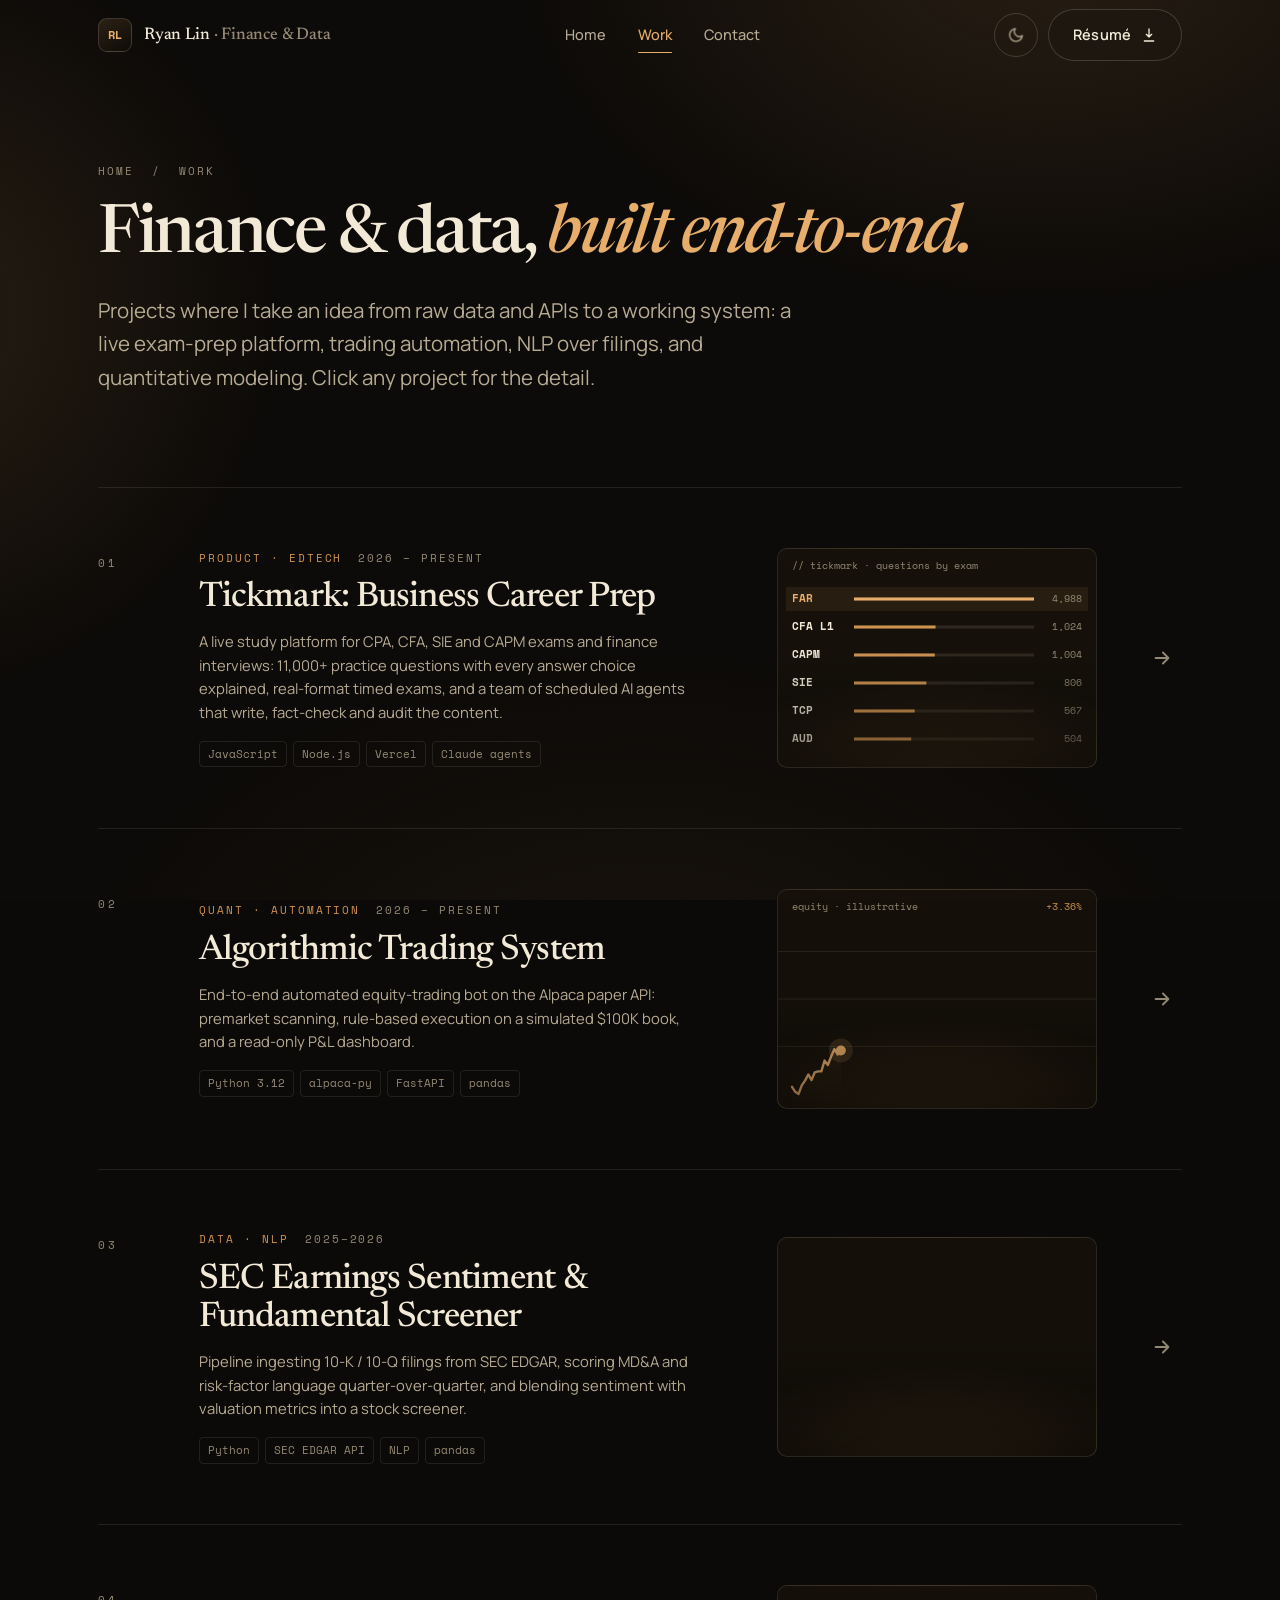
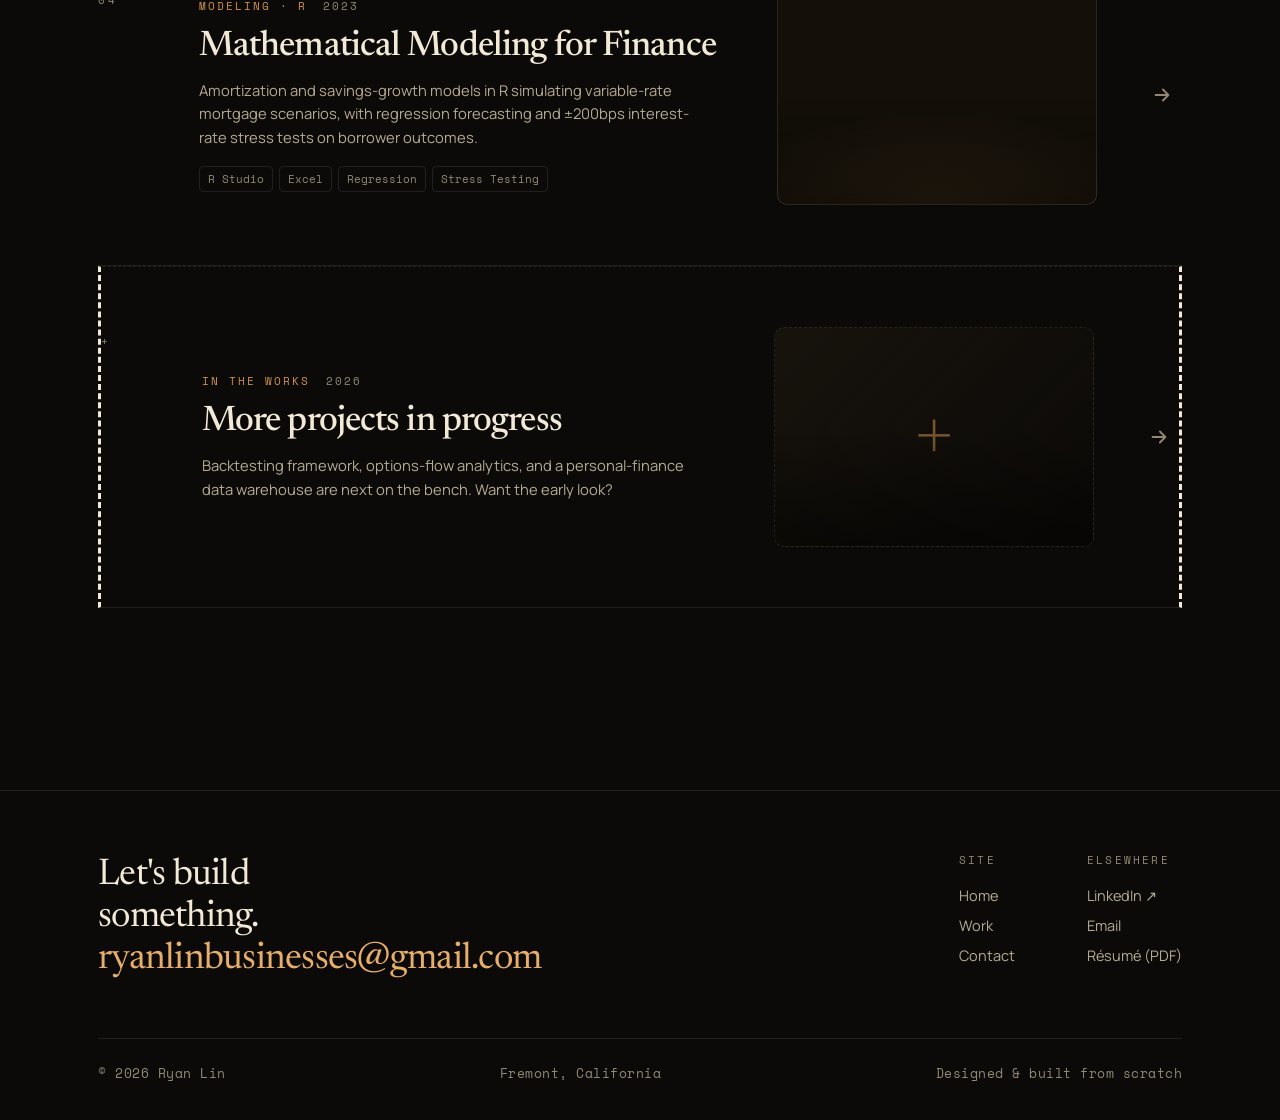
<file: work.html>
<!DOCTYPE html>
<html lang="en" data-theme="dark">
<head>
<meta charset="UTF-8" />
<meta name="viewport" content="width=device-width, initial-scale=1" />
<title>Work · Ryan Lin</title>
<meta name="description" content="Finance & data projects by Ryan Lin: Tickmark, a live exam and interview prep platform, an automated equity-trading system, an SEC-filing NLP screener, and quantitative finance modeling." />
<meta property="og:type" content="website" />
<meta property="og:title" content="Work · Ryan Lin" />
<meta property="og:description" content="Finance & data projects: Tickmark exam prep, automated trading, SEC NLP screener, quantitative modeling." />
<meta property="og:image" content="https://ryan-lin.vercel.app/assets/og.png" />
<meta property="og:image:width" content="1200" />
<meta property="og:image:height" content="630" />
<meta name="twitter:card" content="summary_large_image" />
<link rel="icon" href="data:image/svg+xml,%3Csvg%20xmlns='http://www.w3.org/2000/svg'%20viewBox='0%200%2064%2064'%3E%3Crect%20width='64'%20height='64'%20rx='14'%20fill='%230c0a08'/%3E%3Ctext%20x='32'%20y='45'%20font-family='Georgia,serif'%20font-size='40'%20fill='%23cf924f'%20text-anchor='middle'%20font-weight='600'%3ER%3C/text%3E%3C/svg%3E" />
<link rel="preconnect" href="https://fonts.googleapis.com" />
<link rel="preconnect" href="https://fonts.gstatic.com" crossorigin />
<link href="https://fonts.googleapis.com/css2?family=Newsreader:ital,opsz,wght@0,6..72,400..600;1,6..72,400..500&family=Manrope:wght@400;500;600;700&family=Space+Mono:wght@400;700&display=swap" rel="stylesheet" />
<link rel="stylesheet" href="styles.css" />
<script>(function(){try{var t=localStorage.getItem('rl-theme')||'dark';document.documentElement.setAttribute('data-theme',t);}catch(e){}})();</script>
</head>
<body>

<header class="site-header">
  <div class="wrap nav">
    <a class="brand" href="/" aria-label="Ryan Lin, home">
      <span class="mark">RL</span>
      <span class="who">Ryan&nbsp;Lin <span>· Finance &amp; Data</span></span>
    </a>
    <nav class="nav-links" aria-label="Primary">
      <a href="/">Home</a>
      <a href="/work" class="is-active">Work</a>
      <a href="/contact">Contact</a>
    </nav>
    <div class="nav-right">
      <button class="theme-toggle" aria-label="Switch to light theme" title="Toggle theme">
        <svg class="i-moon" viewBox="0 0 24 24" fill="none" stroke="currentColor" stroke-width="1.8" stroke-linecap="round" stroke-linejoin="round"><path d="M21 12.8A9 9 0 1 1 11.2 3a7 7 0 0 0 9.8 9.8Z"/></svg>
        <svg class="i-sun" viewBox="0 0 24 24" fill="none" stroke="currentColor" stroke-width="1.8" stroke-linecap="round" stroke-linejoin="round"><circle cx="12" cy="12" r="4.2"/><path d="M12 2v2.5M12 19.5V22M4.2 4.2l1.8 1.8M18 18l1.8 1.8M2 12h2.5M19.5 12H22M4.2 19.8 6 18M18 6l1.8-1.8"/></svg>
      </button>
      <a class="btn btn--ghost nav-cta" href="assets/Ryan-Lin-Resume.pdf" download>Résumé
        <svg viewBox="0 0 24 24" fill="none" stroke="currentColor" stroke-width="2" stroke-linecap="round" stroke-linejoin="round"><path d="M12 3v12m0 0 4-4m-4 4-4-4M5 21h14"/></svg>
      </a>
      <button class="nav-toggle" aria-label="Open menu" aria-expanded="false" aria-controls="mobile-nav"><span></span><span></span><span></span></button>
    </div>
  </div>
</header>

<div class="mobile-nav" id="mobile-nav">
  <a href="/">Home</a>
  <a href="/work" class="is-active">Work</a>
  <a href="/contact">Contact</a>
  <a href="assets/Ryan-Lin-Resume.pdf" download>Download résumé ↓</a>
  <div class="m-foot">
    <a href="https://www.linkedin.com/in/rynlin/" target="_blank" rel="noopener">LinkedIn</a>
    <a href="mailto:ryanlinbusinesses@gmail.com">Email</a>
  </div>
</div>

<main>

<section class="page-intro wrap">
  <span class="crumbs"><a href="/">Home</a> &nbsp;/&nbsp; Work</span>
  <h1>Finance &amp; data, <em class="ser">built end-to-end.</em></h1>
  <p class="lede">Projects where I take an idea from raw data and APIs to a working system: a live exam-prep platform, trading automation, NLP over filings, and quantitative modeling. Click any project for the detail.</p>
</section>

<section class="section wrap section--tight">
  <h2 class="sr-only">Projects</h2>
  <div class="work-list">

    <button class="work-row reveal" id="tickmark" data-cats="product" data-modal="m-tickmark" aria-haspopup="dialog">
      <span class="work-num">01</span>
      <div class="work-row-info">
        <span class="work-row-kicker">Product · EdTech <span class="yr">2026 – Present</span></span>
        <span class="work-row-title">Tickmark: Business Career Prep</span>
        <p class="work-row-desc">A live study platform for CPA, CFA, SIE and CAPM exams and finance interviews: 11,000+ practice questions with every answer choice explained, real-format timed exams, and a team of scheduled AI agents that write, fact-check and audit the content.</p>
        <div class="work-row-stack"><span>JavaScript</span><span>Node.js</span><span>Vercel</span><span>Claude agents</span></div>
      </div>
      <div class="work-row-thumb">
        <canvas class="card-canvas" data-canvas-type="question-bank" aria-hidden="true"></canvas>
      </div>
      <span class="work-row-arrow" aria-hidden="true">
        <svg viewBox="0 0 24 24" fill="none" stroke="currentColor" stroke-width="2" stroke-linecap="round" stroke-linejoin="round"><path d="M5 12h14m0 0-6-6m6 6-6 6"/></svg>
      </span>
    </button>

    <button class="work-row reveal" id="trading-bot" data-d="1" data-cats="quant" data-modal="m-algo" aria-haspopup="dialog">
      <span class="work-num">02</span>
      <div class="work-row-info">
        <span class="work-row-kicker">Quant · Automation <span class="yr">2026 – Present</span></span>
        <span class="work-row-title">Algorithmic Trading System</span>
        <p class="work-row-desc">End-to-end automated equity-trading bot on the Alpaca paper API: premarket scanning, rule-based execution on a simulated $100K book, and a read-only P&amp;L dashboard.</p>
        <div class="work-row-stack"><span>Python 3.12</span><span>alpaca-py</span><span>FastAPI</span><span>pandas</span></div>
      </div>
      <div class="work-row-thumb">
        <canvas class="card-canvas" data-canvas-type="equity-curve" aria-hidden="true"></canvas>
      </div>
      <span class="work-row-arrow" aria-hidden="true">
        <svg viewBox="0 0 24 24" fill="none" stroke="currentColor" stroke-width="2" stroke-linecap="round" stroke-linejoin="round"><path d="M5 12h14m0 0-6-6m6 6-6 6"/></svg>
      </span>
    </button>

    <button class="work-row reveal" id="sec-screener" data-d="2" data-cats="data" data-modal="m-sec" aria-haspopup="dialog">
      <span class="work-num">03</span>
      <div class="work-row-info">
        <span class="work-row-kicker">Data · NLP <span class="yr">2025–2026</span></span>
        <span class="work-row-title">SEC Earnings Sentiment &amp; Fundamental Screener</span>
        <p class="work-row-desc">Pipeline ingesting 10-K / 10-Q filings from SEC EDGAR, scoring MD&amp;A and risk-factor language quarter-over-quarter, and blending sentiment with valuation metrics into a stock screener.</p>
        <div class="work-row-stack"><span>Python</span><span>SEC EDGAR API</span><span>NLP</span><span>pandas</span></div>
      </div>
      <div class="work-row-thumb">
        <canvas class="card-canvas" data-canvas-type="filings-feed" aria-hidden="true"></canvas>
      </div>
      <span class="work-row-arrow" aria-hidden="true">
        <svg viewBox="0 0 24 24" fill="none" stroke="currentColor" stroke-width="2" stroke-linecap="round" stroke-linejoin="round"><path d="M5 12h14m0 0-6-6m6 6-6 6"/></svg>
      </span>
    </button>

    <button class="work-row reveal" id="finance-modeling" data-d="3" data-cats="modeling" data-modal="m-math" aria-haspopup="dialog">
      <span class="work-num">04</span>
      <div class="work-row-info">
        <span class="work-row-kicker">Modeling · R <span class="yr">2023</span></span>
        <span class="work-row-title">Mathematical Modeling for Finance</span>
        <p class="work-row-desc">Amortization and savings-growth models in R simulating variable-rate mortgage scenarios, with regression forecasting and ±200bps interest-rate stress tests on borrower outcomes.</p>
        <div class="work-row-stack"><span>R Studio</span><span>Excel</span><span>Regression</span><span>Stress Testing</span></div>
      </div>
      <div class="work-row-thumb">
        <canvas class="card-canvas" data-canvas-type="stress-curves" aria-hidden="true"></canvas>
      </div>
      <span class="work-row-arrow" aria-hidden="true">
        <svg viewBox="0 0 24 24" fill="none" stroke="currentColor" stroke-width="2" stroke-linecap="round" stroke-linejoin="round"><path d="M5 12h14m0 0-6-6m6 6-6 6"/></svg>
      </span>
    </button>

    <a class="work-row work-row--cta reveal" data-d="4" href="/contact">
      <span class="work-num">+</span>
      <div class="work-row-info">
        <span class="work-row-kicker">In the works <span class="yr">2026</span></span>
        <span class="work-row-title">More projects in progress</span>
        <p class="work-row-desc">Backtesting framework, options-flow analytics, and a personal-finance data warehouse are next on the bench. Want the early look?</p>
      </div>
      <div class="work-row-thumb"></div>
      <span class="work-row-arrow" aria-hidden="true">
        <svg viewBox="0 0 24 24" fill="none" stroke="currentColor" stroke-width="2" stroke-linecap="round" stroke-linejoin="round"><path d="M5 12h14m0 0-6-6m6 6-6 6"/></svg>
      </span>
    </a>

  </div>
</section>

</main>

<!-- ===== modal templates ===== -->
<template id="m-tickmark">
  <button class="modal-close" aria-label="Close"><svg viewBox="0 0 24 24" fill="none" stroke="currentColor" stroke-width="2" stroke-linecap="round"><path d="M18 6 6 18M6 6l12 12"/></svg></button>
  <div class="m-thumb">
    <svg viewBox="0 0 400 200" preserveAspectRatio="xMidYMid slice" xmlns="http://www.w3.org/2000/svg" aria-hidden="true">
      <rect class="chart-bg" width="400" height="200"/>
      <g stroke="rgba(150,135,110,.22)"><line x1="34" y1="46" x2="400" y2="46"/><line x1="34" y1="93" x2="400" y2="93"/><line x1="34" y1="140" x2="400" y2="140"/></g>
      <line x1="34" y1="18" x2="34" y2="174" stroke="rgba(150,135,110,.36)"/>
      <g fill="#cf924f" fill-opacity="0.82"><rect x="106" y="120" width="32" height="54" rx="2"/><rect x="156" y="122" width="32" height="52" rx="2"/><rect x="206" y="131" width="32" height="43" rx="2"/><rect x="256" y="140" width="32" height="34" rx="2"/><rect x="306" y="148" width="32" height="26" rx="2"/></g>
      <rect x="56" y="30" width="32" height="144" rx="2" fill="#e7ad6a"/>
    </svg>
  </div>
  <div class="m-body">
    <p class="kicker">Product · EdTech, 2026 – Present</p>
    <h2>Tickmark: Business Career Prep</h2>
    <p>A study platform I built and run for the exams and interviews that open business careers. It started as a replacement for the paid CPA review course I was using, and grew into a career hub: explore six business paths, then prepare for the credential or interview each one needs.</p>
    <p><a class="btn btn--ghost" href="https://tickmark-pink.vercel.app" target="_blank" rel="noopener">Visit Tickmark ↗</a></p>
    <ul class="m-list">
      <li><b>11,000+ original practice questions</b> across 14 exam sections (all six CPA sections, CFA Level I, SIE, CAPM, and investment banking, consulting, PE, quant and VC interviews), with every answer choice explained.</li>
      <li><b>Real-format timed exams</b>, 100 CPA task-based simulations, 21 interview cases, and a full lesson with worked examples for every topic.</li>
      <li><b>Scheduled AI agents</b> on Claude write new questions, write lessons, fact-check and audit what shipped, research exam-rule changes, and report to a live status dashboard. Every question passes an independent blind check before it releases.</li>
      <li>Spaced review of missed questions, a readiness estimate, and career outlooks built on BLS pay and hours data.</li>
    </ul>
    <div class="m-stack"><span>JavaScript</span><span>Node.js</span><span>Vercel</span><span>Supabase</span><span>Stripe</span><span>Claude API</span><span>Playwright</span><span>Task Scheduler</span></div>
  </div>
</template>

<template id="m-algo">
  <button class="modal-close" aria-label="Close"><svg viewBox="0 0 24 24" fill="none" stroke="currentColor" stroke-width="2" stroke-linecap="round"><path d="M18 6 6 18M6 6l12 12"/></svg></button>
  <div class="m-thumb">
    <svg viewBox="0 0 400 200" preserveAspectRatio="xMidYMid slice" xmlns="http://www.w3.org/2000/svg" aria-hidden="true">
      <rect class="chart-bg" width="400" height="200"/>
      <g stroke="rgba(150,135,110,.22)"><line x1="0" y1="50" x2="400" y2="50"/><line x1="0" y1="100" x2="400" y2="100"/><line x1="0" y1="150" x2="400" y2="150"/></g>
      <path d="M0,160 L48,140 L92,150 L132,112 L172,124 L212,86 L252,98 L292,54 L332,68 L400,28 L400,200 L0,200 Z" fill="#cf924f" fill-opacity="0.14"/>
      <path d="M0,160 L48,140 L92,150 L132,112 L172,124 L212,86 L252,98 L292,54 L332,68 L400,28" fill="none" stroke="#e7ad6a" stroke-width="2.6" stroke-linejoin="round" stroke-linecap="round"/>
    </svg>
  </div>
  <div class="m-body">
    <p class="kicker">Quant · Automation, 2026 – Present</p>
    <h2>Algorithmic Trading System</h2>
    <p>An end-to-end automated equity-trading system that runs unattended against the Alpaca paper-trading API, executing rule-based trades on a simulated $100K portfolio, with no manual intervention in the loop.</p>
    <ul class="m-list">
      <li>Architected &amp; deployed the full pipeline: market-data ingestion, signal generation, order execution, and position management.</li>
      <li>Automated daily <b>premarket scanning module</b> evaluating securities against entry criteria before the open.</li>
      <li><b>Performance dashboard</b> (FastAPI + Tailwind, read-only ops) surfacing live positions, trade history, and P&amp;L metrics.</li>
      <li><b>Discord webhooks</b> across 4 channels (trades / daily / weekly / alerts); <b>pytest</b> test suite; <b>Windows Task Scheduler</b> for automated daily runs.</li>
    </ul>
    <div class="m-stack"><span>Python 3.12</span><span>pandas · numpy · scipy</span><span>alpaca-py</span><span>yfinance</span><span>FastAPI</span><span>Tailwind</span><span>Discord webhooks</span><span>pytest</span><span>Task Scheduler</span></div>
  </div>
</template>

<template id="m-sec">
  <button class="modal-close" aria-label="Close"><svg viewBox="0 0 24 24" fill="none" stroke="currentColor" stroke-width="2" stroke-linecap="round"><path d="M18 6 6 18M6 6l12 12"/></svg></button>
  <div class="m-thumb">
    <svg viewBox="0 0 400 200" preserveAspectRatio="xMidYMid slice" xmlns="http://www.w3.org/2000/svg" aria-hidden="true">
      <rect class="chart-bg" width="400" height="200"/>
      <g stroke="rgba(150,135,110,.22)"><line x1="34" y1="46" x2="400" y2="46"/><line x1="34" y1="93" x2="400" y2="93"/><line x1="34" y1="140" x2="400" y2="140"/></g>
      <line x1="34" y1="18" x2="34" y2="174" stroke="rgba(150,135,110,.36)"/>
      <g fill="#cf924f" fill-opacity="0.82"><rect x="56" y="110" width="32" height="64" rx="2"/><rect x="106" y="82" width="32" height="92" rx="2"/><rect x="156" y="122" width="32" height="52" rx="2"/><rect x="206" y="64" width="32" height="110" rx="2"/><rect x="256" y="92" width="32" height="82" rx="2"/></g>
      <rect x="306" y="44" width="32" height="130" rx="2" fill="#e7ad6a"/>
      <path d="M72,134 L122,100 L172,144 L222,86 L272,118 L322,64" fill="none" stroke="rgba(168,156,134,.65)" stroke-width="2" stroke-dasharray="2 5" stroke-linecap="round"/>
    </svg>
  </div>
  <div class="m-body">
    <p class="kicker">Data · NLP, 2025–2026</p>
    <h2>SEC Earnings Sentiment &amp; Fundamental Screener</h2>
    <p>A research pipeline that turns raw regulatory filings into a ranked stock screener by fusing language analysis with fundamentals.</p>
    <ul class="m-list">
      <li>Python pipeline ingesting <b>10-K and 10-Q filings</b> via the SEC EDGAR API, automating fundamental-data extraction.</li>
      <li><b>NLP sentiment-scoring engine</b> over MD&amp;A and risk-factor sections, flagging material language shifts quarter-over-quarter.</li>
      <li>Combines sentiment signals with valuation metrics (<b>P/E, EV/EBITDA, revenue growth</b>) to generate a composite screener.</li>
    </ul>
    <div class="m-stack"><span>Python</span><span>SEC EDGAR API</span><span>NLP / text processing</span><span>pandas</span><span>Fundamental analysis</span></div>
  </div>
</template>

<template id="m-math">
  <button class="modal-close" aria-label="Close"><svg viewBox="0 0 24 24" fill="none" stroke="currentColor" stroke-width="2" stroke-linecap="round"><path d="M18 6 6 18M6 6l12 12"/></svg></button>
  <div class="m-thumb">
    <svg viewBox="0 0 400 200" preserveAspectRatio="xMidYMid slice" xmlns="http://www.w3.org/2000/svg" aria-hidden="true">
      <rect class="chart-bg" width="400" height="200"/>
      <g stroke="rgba(150,135,110,.22)"><line x1="0" y1="50" x2="400" y2="50"/><line x1="0" y1="100" x2="400" y2="100"/><line x1="0" y1="150" x2="400" y2="150"/></g>
      <path d="M0,180 C120,168 240,130 400,30 L400,200 L0,200 Z" fill="#cf924f" fill-opacity="0.10"/>
      <path d="M0,180 C120,168 240,130 400,30" fill="none" stroke="#e7ad6a" stroke-width="2.6" stroke-linecap="round"/>
      <path d="M0,180 C140,174 260,156 400,104" fill="none" stroke="#cf924f" stroke-width="2" stroke-opacity="0.75" stroke-linecap="round"/>
      <path d="M0,180 C120,176 240,168 400,146" fill="none" stroke="#9a8d75" stroke-width="1.6" stroke-dasharray="3 4" stroke-linecap="round"/>
    </svg>
  </div>
  <div class="m-body">
    <p class="kicker">Modeling · R Studio, Jan–Jun 2023</p>
    <h2>Mathematical Modeling for Finance</h2>
    <p>Quantitative modeling work exploring how interest-rate environments reshape borrower and saver outcomes.</p>
    <ul class="m-list">
      <li>Built <b>amortization and savings-growth models</b> in R, simulating variable-rate mortgage scenarios and long-term cash-flow impact under rising rates.</li>
      <li>Developed <b>regression-based forecasting models</b> projecting account performance and evaluating risk-adjusted return profiles across savings and lending structures.</li>
      <li><b>Stress-tested interest-rate assumptions across ±200bps</b> scenarios, producing sensitivity outputs that quantified meaningful variance in borrower outcomes.</li>
    </ul>
    <div class="m-stack"><span>R Studio</span><span>Excel</span><span>Regression modeling</span><span>Sensitivity / stress testing</span></div>
  </div>
</template>


<footer class="site-footer">
  <div class="wrap">
    <div class="footer-top">
      <div class="footer-brand">
        <p class="big">Let's build something. <a href="mailto:ryanlinbusinesses@gmail.com">ryanlinbusinesses@gmail.com</a></p>
      </div>
      <div class="footer-cols">
        <div class="footer-col">
          <h2 class="footer-h">Site</h2>
          <a href="/">Home</a><a href="/work">Work</a><a href="/contact">Contact</a>
        </div>
        <div class="footer-col">
          <h2 class="footer-h">Elsewhere</h2>
          <a href="https://www.linkedin.com/in/rynlin/" target="_blank" rel="noopener">LinkedIn ↗</a>
          <a href="mailto:ryanlinbusinesses@gmail.com">Email</a>
          <a href="assets/Ryan-Lin-Resume.pdf" download>Résumé (PDF)</a>
        </div>
      </div>
    </div>
    <div class="footer-bot">
      <span>© <span data-year>2026</span> Ryan Lin</span><span>Fremont, California</span><span>Designed &amp; built from scratch</span>
    </div>
  </div>
</footer>

<div class="modal" role="dialog" aria-modal="true" aria-label="Project details">
  <div class="modal-backdrop"></div>
  <div class="modal-card"><div class="modal-card-inner"></div></div>
</div>



<script type="speculationrules">{"prerender":[{"where":{"href_matches":"/*"},"eagerness":"moderate"}]}</script>
<script src="main.js" defer></script>
</body>
</html>
</file>
<file: styles.css>
/* ============================================================
   Ryan Lin — personal site
   Aesthetic: warm-premium dark (espresso + copper), editorial.
   Bespoke CSS, no framework. Dark default + light option.
   ============================================================ */

/* ---------- design tokens ---------- */
:root {
  --bg:        #0c0a08;
  --bg-1:      #141009;
  --bg-2:      #1c170f;
  --bg-3:      #271f15;
  --line:      rgba(236, 224, 202, 0.10);
  --line-2:    rgba(236, 224, 202, 0.18);
  --text:      #f2ead7;
  --text-dim:  #b6aa92;
  --text-faint:#938873;
  --accent:    #cf924f;
  --accent-bright: #e7ad6a;
  --accent-deep:   #a96c30;
  --tick:      #e0765f; /* auditor's red pencil: tickmarks only */
  --accent-soft:   rgba(207, 146, 79, 0.14);
  --on-accent: #1a1206;

  --shadow-1: 0 1px 2px rgba(0,0,0,.5), 0 10px 28px rgba(0,0,0,.40);
  --shadow-2: 0 2px 6px rgba(0,0,0,.5), 0 24px 60px rgba(0,0,0,.55),
              inset 0 1px 0 rgba(255,238,214,.045);
  --shadow-accent: 0 10px 24px -12px rgba(0,0,0,.7);

  --maxw: 1140px;
  --radius: 14px;
  --radius-sm: 10px;
  --radius-lg: 22px;

  --serif: "Newsreader", "Iowan Old Style", Georgia, "Times New Roman", serif;
  --sans:  "Manrope", ui-sans-serif, system-ui, -apple-system, "Segoe UI", sans-serif;
  --mono:  "Space Mono", ui-monospace, "SFMono-Regular", Menlo, monospace;

  --ease: cubic-bezier(.22,.61,.36,1);
  --ease-spring: cubic-bezier(.34,1.56,.64,1);
  --ease-out-expo: cubic-bezier(.16,1,.3,1);
  --ease-out-quart: cubic-bezier(.25,1,.5,1);
  --ease-snap: cubic-bezier(.65,0,.35,1);
  --dur-fast: 240ms;
  --dur-base: 480ms;
  --dur-slow: 800ms;
}

html[data-theme="light"] {
  --bg:        #f5efe4;
  --bg-1:      #faf5ea;
  --bg-2:      #ffffff;
  --bg-3:      #f0e8d8;
  --line:      rgba(45, 32, 18, 0.13);
  --line-2:    rgba(45, 32, 18, 0.22);
  --text:      #211a11;
  --text-dim:  #5d5446;
  --text-faint:#6f6452;
  --accent:    #a4602c;
  --accent-bright: #bd7838;
  --accent-deep:   #844c1f;
  --tick:      #b23b26;
  --accent-soft:   rgba(164, 96, 44, 0.12);
  --on-accent: #fdf8ef;

  --shadow-1: 0 1px 2px rgba(70,48,22,.08), 0 10px 26px rgba(70,48,22,.10);
  --shadow-2: 0 2px 8px rgba(70,48,22,.10), 0 22px 50px rgba(70,48,22,.14),
              inset 0 1px 0 rgba(255,255,255,.6);
  --shadow-accent: 0 10px 22px -12px rgba(70,48,22,.32);
}

/* ---------- reset ---------- */
*, *::before, *::after { box-sizing: border-box; }
* { margin: 0; padding: 0; }
html { -webkit-text-size-adjust: 100%; scroll-behavior: smooth; }
@media (prefers-reduced-motion: reduce) { html { scroll-behavior: auto; } }
body {
  font-family: var(--sans);
  background: var(--bg);
  color: var(--text);
  line-height: 1.7;
  font-size: 16.5px;
  -webkit-font-smoothing: antialiased;
  text-rendering: optimizeLegibility;
  overflow-x: hidden;
  min-height: 100vh;
  position: relative;
}
img, svg { display: block; max-width: 100%; }
a { color: inherit; text-decoration: none; }
button { font: inherit; color: inherit; background: none; border: none; cursor: pointer; }
ul { list-style: none; }
::selection { background: var(--accent); color: var(--on-accent); }

/* ---------- atmosphere: glow + grain ---------- */
body::before {
  content: ""; position: fixed; inset: 0; z-index: -2; pointer-events: none;
  background:
    radial-gradient(900px 600px at 82% -6%, var(--accent-soft), transparent 60%),
    radial-gradient(700px 700px at -8% 35%, var(--accent-soft), transparent 55%),
    radial-gradient(1000px 700px at 50% 118%, rgba(207,146,79,.07), transparent 60%);
}
body::after {
  content: ""; position: fixed; inset: 0; z-index: 9999; pointer-events: none;
  opacity: .045; mix-blend-mode: overlay;
  background-image: url("data:image/svg+xml;utf8,<svg xmlns='http://www.w3.org/2000/svg' width='160' height='160'><filter id='n'><feTurbulence type='fractalNoise' baseFrequency='0.85' numOctaves='2' stitchTiles='stitch'/><feColorMatrix type='saturate' values='0'/></filter><rect width='100%25' height='100%25' filter='url(%23n)'/></svg>");
}
html[data-theme="light"] body::after { opacity: .06; mix-blend-mode: multiply; }

/* ---------- layout helpers ---------- */
.wrap { width: 100%; max-width: var(--maxw); margin: 0 auto; padding: 0 28px; }
@media (max-width: 640px){ .wrap { padding: 0 20px; } }
/* Vertical only: .wrap owns the side gutters, and a shorthand here would zero them. */
.section { padding-block: clamp(64px, 9vw, 116px); }
.section--tight { padding-block: clamp(44px, 6vw, 72px); }
main { display: block; }

.eyebrow {
  font-family: var(--mono); font-size: 11.5px; letter-spacing: .26em;
  text-transform: uppercase; color: var(--accent);
  display: inline-flex; align-items: center; gap: 10px;
}
.eyebrow::before { content: ""; width: 26px; height: 1px; background: currentColor; opacity: .6; }
.group-h { font-family: var(--sans); font-size: 1rem; font-weight: 600; letter-spacing: 0; color: var(--text); margin: 0 0 14px; }

h1, h2, h3 { font-family: var(--serif); font-weight: 500; line-height: 1.08; letter-spacing: -.02em; color: var(--text); }
h1 { font-size: clamp(2.8rem, 7vw, 5.1rem); letter-spacing: -.035em; }
h2 { font-size: clamp(2rem, 4.2vw, 3rem); letter-spacing: -.03em; }
h3 { font-size: clamp(1.25rem, 2vw, 1.5rem); letter-spacing: -.02em; }
.lede { font-size: clamp(1.05rem, 1.6vw, 1.28rem); color: var(--text-dim); line-height: 1.65; max-width: 56ch; }
.section-head { display: flex; flex-direction: column; gap: 16px; margin-bottom: clamp(36px, 5vw, 60px); max-width: 60ch; }
em.ser { font-style: italic; color: var(--accent-bright); }

/* ---------- buttons ---------- */
.btn {
  --pad-y: 13px; --pad-x: 24px;
  display: inline-flex; align-items: center; justify-content: center; gap: 10px;
  padding: var(--pad-y) var(--pad-x);
  border-radius: 999px; font-weight: 600; font-size: 14.5px; letter-spacing: .01em;
  border: 1px solid transparent; position: relative; isolation: isolate;
  transition: transform .35s var(--ease-spring), box-shadow .35s var(--ease), background-color .25s var(--ease), color .25s var(--ease), border-color .25s var(--ease);
}
.btn svg { width: 16px; height: 16px; }
.btn:focus-visible { outline: 2px solid var(--accent-bright); outline-offset: 3px; }
.btn:active { transform: translateY(1px) scale(.985); }

.btn--primary { background: linear-gradient(180deg, var(--accent-bright), var(--accent)); color: var(--on-accent); box-shadow: var(--shadow-accent); }
.btn--primary:hover { transform: translateY(-2px); box-shadow: var(--shadow-1); }

.btn--ghost { border-color: var(--line-2); color: var(--text); background: color-mix(in oklab, var(--bg-2) 60%, transparent); }
.btn--ghost:hover { border-color: var(--accent); color: var(--accent-bright); transform: translateY(-2px); box-shadow: var(--shadow-1); }

.link-arrow { display: inline-flex; align-items: center; min-height: 44px; gap: 8px; font-weight: 600; font-size: 14.5px; color: var(--accent-bright); position: relative; }
.link-arrow svg { width: 15px; height: 15px; transition: transform .35s var(--ease-spring); }
.link-arrow:hover svg { transform: translateX(5px); }
.link-arrow::after { content:""; position:absolute; left:0; bottom:-3px; height:1px; width: calc(100% - 23px); background: currentColor; transform: scaleX(0); transform-origin: left; transition: transform .25s var(--ease-out-expo); }
.link-arrow:hover::after { transform: scaleX(1); }

/* ---------- header / nav ---------- */
.site-header {
  position: sticky; top: 0; z-index: 100;
  transition: background-color .3s var(--ease), border-color .3s var(--ease), backdrop-filter .3s var(--ease);
  border-bottom: 1px solid transparent;
}
.site-header.scrolled {
  background: color-mix(in oklab, var(--bg) 78%, transparent);
  backdrop-filter: blur(14px) saturate(140%);
  -webkit-backdrop-filter: blur(14px) saturate(140%);
  border-bottom-color: var(--line);
}
.nav { display: flex; align-items: center; justify-content: space-between; height: 70px; gap: 20px; }
.brand { display: flex; align-items: center; gap: 12px; font-family: var(--serif); font-size: 1.05rem; letter-spacing: -.01em; }
.brand .mark {
  width: 34px; height: 34px; display: grid; place-items: center; flex: none;
  border: 1px solid var(--line-2); border-radius: 9px;
  font-family: var(--mono); font-size: 12px; font-weight: 700; letter-spacing: .04em; color: var(--accent-bright);
  background: linear-gradient(155deg, color-mix(in oklab, var(--accent) 16%, transparent), transparent);
  transition: border-color .3s var(--ease), transform .4s var(--ease-spring);
}
.brand:hover .mark { border-color: var(--accent); transform: rotate(-4deg); }
.brand .who { font-weight: 500; }
.brand .who span { color: var(--text-faint); }
@media (max-width: 440px){ .brand .who span { display: none; } }  /* keeps the name on one line beside the menu */

.nav-links { display: flex; align-items: center; gap: 4px; }
.nav-links a {
  position: relative; padding: 9px 14px; border-radius: 999px; font-size: 14.5px; font-weight: 500; color: var(--text-dim);
  transition: color .25s var(--ease), background-color .25s var(--ease);
}
.nav-links a:hover { color: var(--text); background: color-mix(in oklab, var(--bg-2) 70%, transparent); }
.nav-links a.is-active { color: var(--accent-bright); }
.nav-links a.is-active::after { content:""; position:absolute; left:14px; right:14px; bottom:3px; height:1.5px; background: currentColor; border-radius: 2px; }
.nav-right { display: flex; align-items: center; gap: 10px; }

.theme-toggle {
  width: 44px; height: 44px; display: grid; place-items: center; border-radius: 999px;
  border: 1px solid var(--line-2); color: var(--text-dim);
  transition: color .25s var(--ease), border-color .25s var(--ease), transform .4s var(--ease-spring), background-color .25s var(--ease);
}
.theme-toggle:hover { color: var(--accent-bright); border-color: var(--accent); transform: rotate(18deg); }
.theme-toggle:focus-visible { outline: 2px solid var(--accent-bright); outline-offset: 2px; }
.theme-toggle { position: relative; overflow: hidden; }
.theme-toggle svg {
  position: absolute;
  top: 50%; left: 50%;
  width: 17px; height: 17px;
  transition: opacity .45s var(--ease), transform .55s var(--ease-spring);
  will-change: transform, opacity;
}
.theme-toggle .i-moon {
  opacity: 1;
  transform: translate(-50%, -50%) rotate(0deg) scale(1);
}
.theme-toggle .i-sun {
  opacity: 0;
  transform: translate(-50%, -50%) rotate(-110deg) scale(.3);
}
html[data-theme="light"] .theme-toggle .i-moon {
  opacity: 0;
  transform: translate(-50%, -50%) rotate(110deg) scale(.3);
}
html[data-theme="light"] .theme-toggle .i-sun {
  opacity: 1;
  transform: translate(-50%, -50%) rotate(0deg) scale(1);
}
@media (prefers-reduced-motion: reduce) {
  .theme-toggle svg { transition: opacity .15s linear; }
}

.nav-cta { display: inline-flex; }
.nav-toggle { display: none; width: 44px; height: 44px; border-radius: 10px; border: 1px solid var(--line-2); }
.nav-toggle span { display:block; width:18px; height:1.6px; background: var(--text); margin: 3.5px auto; transition: transform .3s var(--ease), opacity .2s var(--ease); }

/* mobile drawer */
.mobile-nav { position: fixed; inset: 0; z-index: 99; background: var(--bg); display: none; flex-direction: column; padding: 90px 28px 40px; }
.mobile-nav.open { display: flex; }
.mobile-nav a { font-family: var(--serif); font-size: clamp(2rem, 9vw, 2.8rem); padding: 14px 0; border-bottom: 1px solid var(--line); color: var(--text-dim); transition: color .25s var(--ease), transform .3s var(--ease-out-expo); }
.mobile-nav a:hover, .mobile-nav a.is-active { color: var(--accent-bright); transform: translateX(12px); }
.mobile-nav .m-foot { margin-top: auto; display: flex; gap: 18px; font-family: var(--mono); font-size: 12px; letter-spacing: .12em; text-transform: uppercase; color: var(--text-faint); }
.mobile-nav .m-foot a { font-family: var(--mono); font-size: 12px; padding: 0; border: 0; }
body.nav-open { overflow: hidden; }

@media (max-width: 860px){
  .nav-links, .nav-cta { display: none; }
  .nav-toggle { display: block; }
  body.nav-open .nav-toggle span:nth-child(1){ transform: translateY(5px) rotate(45deg); }
  body.nav-open .nav-toggle span:nth-child(2){ opacity: 0; }
  body.nav-open .nav-toggle span:nth-child(3){ transform: translateY(-5px) rotate(-45deg); }
}

/* ---------- hero ---------- */
.hero {
  position: relative;
  overflow: hidden;
  isolation: isolate;
}
.hero-inner {
  position: relative;
  z-index: 2;
  padding-top: clamp(68px, 9vw, 116px);
  padding-bottom: clamp(64px, 8vw, 112px);
}
.hero-canvas {
  position: absolute;
  inset: 0;
  width: 100%;
  height: 100%;
  pointer-events: none;
  z-index: 0;
  opacity: .62;
  mask-image: linear-gradient(180deg, black 0%, black 55%, transparent 100%);
  -webkit-mask-image: linear-gradient(180deg, black 0%, black 55%, transparent 100%);
}
html[data-theme="light"] .hero-canvas { opacity: .55; }

.hero-grid { display: grid; grid-template-columns: 1.55fr .9fr; gap: clamp(28px, 5vw, 64px); align-items: end; }
.hero-name { margin: 22px 0 20px; }
.hero-name .kinetic { display: inline-block; }
.hero-name .ln2 { display: block; font-size: .8em; color: var(--text-faint); }
.hero-name .ln2 .nw { white-space: nowrap; } /* a line breaks before a dot, never after one */

.hero-actions { display: flex; flex-wrap: wrap; gap: 14px; align-items: center; margin-top: 30px; }

.hero-card {
  border: 1px solid var(--line); border-radius: var(--radius-lg); padding: 26px;
  background: linear-gradient(165deg, color-mix(in oklab, var(--bg-2) 92%, transparent), color-mix(in oklab, var(--bg-1) 80%, transparent));
  box-shadow: var(--shadow-2); position: relative; overflow: hidden;
}
.hero-card::before { content:""; position:absolute; top:-40%; right:-30%; width: 220px; height: 220px; border-radius: 50%;
  background: radial-gradient(circle, var(--accent-soft), transparent 70%); }
.hero-card dl { display: grid; grid-template-columns: auto 1fr; gap: 14px 16px; position: relative; }
.hero-card dt { font-family: var(--mono); font-size: 11px; letter-spacing: .18em; text-transform: uppercase; color: var(--text-faint); padding-top: 4px; }
.hero-card dd { font-size: 15px; color: var(--text); }
.hero-card dd b { font-weight: 700; }
.hero-card .avail { display: inline-flex; align-items: center; gap: 8px; font-size: 13px; color: var(--text-dim); margin-top: 6px; }
.hero-card .dot { width: 7px; height: 7px; border-radius: 50%; background: #6fbf73; box-shadow: 0 0 0 3px rgba(111,191,115,.18); }

@media (max-width: 880px){ .hero-grid { grid-template-columns: 1fr; align-items: start; } .hero-card { order: 2; } }

/* ---------- about: scrollytelling rail ---------- */
.about-scroll {
  display: grid;
  grid-template-columns: 1fr 1.05fr;
  gap: clamp(32px, 6vw, 96px);
  align-items: start;
}
.about-sticky {
  position: sticky;
  top: clamp(80px, 18vh, 160px);
  align-self: start;
}
.about-sticky .eyebrow { margin-bottom: 18px; }
.about-roles {
  font-family: var(--serif);
  font-size: clamp(2.6rem, 6vw, 4.6rem);
  line-height: .98;
  letter-spacing: -.035em;
  font-weight: 500;
  display: flex;
  flex-direction: column;
  margin: 6px 0 22px;
}
.about-roles .role {
  display: inline-block;
  color: var(--text);
  opacity: .14;
  transform: translateX(-14px);
  transition:
    opacity .9s var(--ease-out-expo),
    transform .9s var(--ease-out-expo),
    color .6s var(--ease);
  will-change: opacity, transform;
}
.about-roles .role.is-active {
  opacity: 1;
  transform: translateX(0);
  color: var(--accent-bright);
}
.about-roles .role .dot { color: var(--accent); }
.about-roles .role + .role { margin-top: -.08em; }
.role-sub {
  font-family: var(--serif);
  font-style: italic;
  font-size: clamp(1rem, 1.5vw, 1.18rem);
  color: var(--text-dim);
  max-width: 28ch;
  line-height: 1.5;
}
.about-col { display: flex; flex-direction: column; gap: clamp(48px, 8vw, 110px); }
.about-col article { position: relative; }
.about-col article p { color: var(--text-dim); margin-bottom: 18px; }
.about-col article p:last-of-type { margin-bottom: 0; }

/* margin-note: hand-noted Space Mono tag above content */
.margin-note {
  display: inline-flex;
  align-items: center;
  gap: 12px;
  font-family: var(--mono);
  font-size: 11px;
  letter-spacing: .22em;
  text-transform: uppercase;
  color: var(--accent);
  opacity: .8;
  margin-bottom: 18px;
}
.margin-note::before {
  content: "";
  display: inline-block;
  width: 24px;
  height: 1px;
  background: currentColor;
  opacity: .55;
}

@media (max-width: 820px){
  .about-scroll { grid-template-columns: 1fr; gap: clamp(20px, 5vw, 36px); }
  .about-sticky { position: static; }
  .about-roles { font-size: clamp(2.2rem, 9vw, 3rem); margin-bottom: 14px; }
  .about-roles .role { opacity: 1; transform: none; color: var(--text); }
  .about-roles .role.is-active { color: var(--accent-bright); }
  .about-col { gap: clamp(36px, 7vw, 56px); }
}

/* ---------- experience timeline ---------- */
.timeline { display: flex; flex-direction: column; position: relative; }
.timeline-rail {
  position: absolute;
  left: clamp(116px, 16vw, 234px);
  top: 14px;
  bottom: 14px;
  width: 1px;
  background: var(--line);
  pointer-events: none;
  overflow: hidden;
}
.timeline-rail-fill {
  width: 100%;
  height: 100%;
  background: linear-gradient(to bottom,
    color-mix(in oklab, var(--accent) 50%, transparent) 0%,
    var(--accent) 22%,
    var(--accent-bright) 100%);
  transform-origin: top;
}
/* The rail fills as the timeline scrolls past: from its top 78% down the viewport until its bottom is
   62% down (entry 22% / exit 38% of its view timeline). Without scroll timelines, or with reduced
   motion, the rail is simply full. */
@supports (animation-timeline: view()) {
  @media (prefers-reduced-motion: no-preference) {
    .timeline { view-timeline: --timeline block; }
    .timeline-rail-fill { animation: rail-fill linear both; animation-timeline: --timeline; animation-range: entry 22% exit 38%; }
  }
}
@keyframes rail-fill { from { transform: scaleY(0); } to { transform: scaleY(1); } }
@media (max-width: 720px){ .timeline-rail { display: none; } }

.xp {
  display: grid; grid-template-columns: 220px 1fr; gap: clamp(20px, 4vw, 56px);
  padding: 30px 0; border-top: 1px solid var(--line); position: relative;
}
.xp:first-child { border-top: 0; padding-top: 0; }
.xp .meta .when { font-family: var(--mono); font-size: 12px; letter-spacing: .08em; color: var(--accent); display: block; margin-bottom: 8px; }
.xp .meta .org { display: block; font-family: var(--serif); font-size: 1.18rem; color: var(--text); line-height: 1.25; }
.xp .meta .kind { display: block; font-size: 12.5px; color: var(--text-faint); margin-top: 6px; font-family: var(--mono); letter-spacing: .06em; text-transform: uppercase; }
.xp .role { font-size: 1.02rem; font-weight: 700; color: var(--text); margin-bottom: 12px; letter-spacing: -.01em; }
.xp ul { display: flex; flex-direction: column; gap: 9px; }
.xp li { position: relative; padding-left: 20px; color: var(--text-dim); font-size: 15.2px; line-height: 1.6; }
.xp li::before { content:""; position:absolute; left: 2px; top: 11px; width: 6px; height: 6px; border-radius: 50%; background: var(--accent); opacity: .8; }
.xp li b { color: var(--text); font-weight: 700; }
@media (max-width: 720px){ .xp { grid-template-columns: 1fr; gap: 16px; padding: 26px 0; } }

.subhead-row { display: flex; align-items: baseline; gap: 14px; margin: clamp(48px,7vw,76px) 0 26px; }
.subhead-row h3 { font-size: clamp(1.3rem, 2.4vw, 1.7rem); }
.subhead-row .line { flex: 1; height: 1px; background: var(--line); }
.subhead-row .n { font-family: var(--mono); font-size: 12px; color: var(--text-faint); letter-spacing: .1em; }

/* ---------- two-up: education + skills ---------- */
.duo { display: grid; grid-template-columns: 1fr 1.25fr; gap: clamp(24px, 4vw, 48px); }
@media (max-width: 800px){ .duo { grid-template-columns: 1fr; } }
.panel {
  border: 1px solid var(--line); border-radius: var(--radius-lg); padding: clamp(24px, 3vw, 34px);
  background: linear-gradient(165deg, color-mix(in oklab, var(--bg-2) 85%, transparent), color-mix(in oklab, var(--bg-1) 70%, transparent));
  box-shadow: var(--shadow-1);
}
.panel .panel-eyebrow { font-family: var(--mono); font-size: 11px; letter-spacing: .2em; text-transform: uppercase; color: var(--text-faint); margin-bottom: 18px; display:block; }
.edu .school { font-family: var(--serif); font-size: 1.5rem; color: var(--text); line-height: 1.2; }
.edu .deg { color: var(--text-dim); margin-top: 8px; font-size: 15px; }
.edu .gpa { display: inline-flex; align-items: baseline; gap: 8px; margin-top: 20px; padding: 8px 14px; border: 1px solid var(--line-2); border-radius: 999px; }
.edu .gpa b { font-family: var(--serif); font-size: 1.4rem; color: var(--accent-bright); }
.edu .gpa span { font-family: var(--mono); font-size: 11px; letter-spacing: .14em; text-transform: uppercase; color: var(--text-faint); }
.chips { display: flex; flex-wrap: wrap; gap: 9px; }
.chip { font-size: 13.5px; color: var(--text-dim); border: 1px solid var(--line); border-radius: 8px; padding: 7px 12px; background: color-mix(in oklab, var(--bg-3) 40%, transparent);
  /* static label, not interactive — no hover lift */ }
.chip--accent { color: var(--accent-bright); border-color: color-mix(in oklab, var(--accent) 40%, var(--line)); }
.skill-group + .skill-group { margin-top: 22px; }
.skill-group h3, .skill-group h4 { font-family: var(--mono); font-size: 11px; letter-spacing: .18em; text-transform: uppercase; color: var(--text-faint); margin-bottom: 12px; font-weight: 400; }

/* ---------- cards / featured work ---------- */
.cards { display: grid; grid-template-columns: repeat(auto-fill, minmax(min(100%, 330px), 1fr)); gap: 22px; }
.card {
  display: flex; flex-direction: column; border: 1px solid var(--line); border-radius: var(--radius);
  background: linear-gradient(170deg, color-mix(in oklab, var(--bg-2) 90%, transparent), color-mix(in oklab, var(--bg-1) 75%, transparent));
  overflow: hidden; box-shadow: var(--shadow-1); position: relative;
  transition: transform .4s var(--ease), box-shadow .4s var(--ease), border-color .4s var(--ease);
}
a.card, button.card { cursor: pointer; text-align: left; }
.card:hover { transform: translateY(-4px); box-shadow: var(--shadow-2); border-color: var(--line-2); }
.card .thumb {
  aspect-ratio: 16 / 9.5;
  position: relative;
  overflow: hidden;
  background:
    radial-gradient(120% 80% at 50% 110%, color-mix(in oklab, var(--accent) 18%, transparent), transparent 65%),
    var(--bg-1);
  border-bottom: 1px solid var(--line);
}
.card .thumb::after { content:""; position:absolute; inset:0; background: linear-gradient(to top, rgba(0,0,0,.5), transparent 55%); pointer-events: none; }
html[data-theme="light"] .card .thumb::after { background: linear-gradient(to top, rgba(45,32,18,.18), transparent 55%); }
.card .thumb svg, .card .thumb img, .card .thumb canvas { width: 100%; height: 100%; object-fit: cover; transition: transform .6s var(--ease); display: block; }
.card:hover .thumb svg, .card:hover .thumb img, .card:hover .thumb canvas { transform: scale(1.04); }
.card .card-canvas { background: transparent; }
.card .body { padding: 22px; display: flex; flex-direction: column; gap: 11px; flex: 1; }
.card .kicker { font-family: var(--mono); font-size: 11px; letter-spacing: .18em; text-transform: uppercase; color: var(--accent); display: flex; justify-content: space-between; gap: 10px; }
.card .kicker .yr { color: var(--text-faint); }
.card h3 { font-size: 1.32rem; }
.card p { color: var(--text-dim); font-size: 14.6px; line-height: 1.6; }
.card .stack { display: flex; flex-wrap: wrap; gap: 7px; margin-top: auto; padding-top: 6px; }
.card .stack span { font-family: var(--mono); font-size: 11px; letter-spacing: .04em; color: var(--text-faint); border: 1px solid var(--line); border-radius: 6px; padding: 4px 8px; }
.card .more { margin-top: 14px; }

/* chart placeholder colors (inside .thumb svg) */
.chart-bg { fill: var(--bg-1); }
html[data-theme="light"] .chart-bg { fill: #efe6d4; }

/* ---------- filter chips (work page) ---------- */
.filters { display: flex; flex-wrap: wrap; gap: 10px; margin-bottom: 34px; }
.filter {
  font-family: var(--mono); font-size: 11.5px; letter-spacing: .12em; text-transform: uppercase;
  min-height: 44px; padding: 9px 16px; border-radius: 999px; border: 1px solid var(--line-2); color: var(--text-dim);
  transition: color .25s var(--ease), border-color .25s var(--ease), background-color .25s var(--ease), transform .3s var(--ease-spring);
}
.filter:hover { color: var(--text); transform: translateY(-2px); }
.filter[aria-pressed="true"] { background: linear-gradient(180deg, var(--accent-bright), var(--accent)); color: var(--on-accent); border-color: transparent; box-shadow: var(--shadow-accent); }
.filter:focus-visible { outline: 2px solid var(--accent-bright); outline-offset: 2px; }
.card.hide { display: none; }

/* ---------- creative / gallery ---------- */
.note-bar {
  display: flex; align-items: center; gap: 14px; flex-wrap: wrap;
  border: 1px solid color-mix(in oklab, var(--accent) 35%, var(--line)); border-radius: var(--radius);
  background: var(--accent-soft); padding: 16px 20px; color: var(--text-dim); font-size: 14.5px;
}
.note-bar .pill { font-family: var(--mono); font-size: 11px; letter-spacing: .18em; text-transform: uppercase; color: var(--on-accent);
  background: linear-gradient(180deg, var(--accent-bright), var(--accent)); padding: 5px 10px; border-radius: 999px; }
.gallery { columns: 3 260px; column-gap: 18px; }
.gallery .tile {
  break-inside: avoid; margin-bottom: 18px; border-radius: var(--radius); overflow: hidden; position: relative;
  border: 1px solid var(--line); box-shadow: var(--shadow-1); cursor: pointer; display: block; width: 100%;
  transition: transform .4s var(--ease), box-shadow .4s var(--ease);
}
.gallery .tile:hover { transform: translateY(-3px); box-shadow: var(--shadow-2); }
/* Placeholder tiles: labelled, not clickable, no hover lift (nothing behind them yet). */
.gallery .tile--ph { cursor: default; }
.gallery .tile--ph:hover { transform: none; box-shadow: var(--shadow-1); }
.gallery .tile--ph .ov { opacity: 1; }
.gallery .tile .ph { width: 100%; display: block; }
.gallery .tile .ov { position: absolute; inset: 0; display: flex; align-items: flex-end; padding: 16px;
  background: linear-gradient(to top, rgba(0,0,0,.55), transparent 60%); opacity: 0; transition: opacity .35s var(--ease); }
.gallery .tile:hover .ov { opacity: 1; }
.gallery .tile .ov span { font-family: var(--mono); font-size: 11px; letter-spacing: .14em; text-transform: uppercase; color: #fff; }
.gallery .tile:focus-visible { outline: 2px solid var(--accent-bright); outline-offset: 3px; }
@media (max-width: 540px){ .gallery { columns: 1; } }

.cta-band {
  border: 1px solid var(--line); border-radius: var(--radius-lg); padding: clamp(32px, 6vw, 64px);
  background:
    radial-gradient(600px 300px at 80% 0%, var(--accent-soft), transparent 70%),
    linear-gradient(160deg, color-mix(in oklab, var(--bg-2) 92%, transparent), color-mix(in oklab, var(--bg-1) 78%, transparent));
  box-shadow: var(--shadow-2); text-align: center; display: flex; flex-direction: column; align-items: center; gap: 18px;
}
.cta-band h2 { max-width: 18ch; }
.cta-band .lede { text-align: center; margin: 0 auto; }
.cta-band .actions { display: flex; flex-wrap: wrap; gap: 14px; justify-content: center; margin-top: 8px; }

/* ---------- contact page ---------- */
.contact-grid { display: grid; grid-template-columns: 1fr 1fr; gap: clamp(28px, 5vw, 60px); align-items: start; }
@media (max-width: 820px){ .contact-grid { grid-template-columns: 1fr; } }
.contact-list { display: flex; flex-direction: column; gap: 12px; margin-top: 28px; }
.contact-row {
  display: flex; align-items: center; gap: 16px; padding: 18px 20px; border: 1px solid var(--line); border-radius: var(--radius);
  background: color-mix(in oklab, var(--bg-2) 60%, transparent); transition: border-color .3s var(--ease), transform .35s var(--ease), background-color .3s var(--ease);
}
.contact-row:hover { border-color: var(--accent); transform: translateX(4px); }
.contact-row .ic { width: 40px; height: 40px; flex: none; display: grid; place-items: center; border-radius: 10px; border: 1px solid var(--line-2); color: var(--accent-bright); }
.contact-row .ic svg { width: 18px; height: 18px; }
.contact-row .t { font-family: var(--mono); font-size: 11px; letter-spacing: .18em; text-transform: uppercase; color: var(--text-faint); }
.contact-row .v { font-size: 15.5px; color: var(--text); word-break: break-word; }
.contact-row .go { margin-left: auto; color: var(--text-faint); transition: transform .35s var(--ease-spring), color .25s var(--ease); }
.contact-row:hover .go { color: var(--accent-bright); transform: translateX(4px); }

form.contact-form { display: flex; flex-direction: column; gap: 16px; margin-top: 28px; }
.field { display: flex; flex-direction: column; gap: 8px; }
.field label { font-family: var(--mono); font-size: 11px; letter-spacing: .16em; text-transform: uppercase; color: var(--text-faint); }
.field input, .field textarea {
  font-family: var(--sans); font-size: 15px; color: var(--text); background: var(--bg-2);
  border: 1px solid var(--line-2); border-radius: 10px; padding: 12px 14px; transition: border-color .25s var(--ease), box-shadow .25s var(--ease);
}
.field textarea { resize: vertical; min-height: 130px; }
.field input:focus, .field textarea:focus { outline: none; border-color: var(--accent); box-shadow: 0 0 0 3px var(--accent-soft); }
.field input::placeholder, .field textarea::placeholder { color: var(--text-faint); }
form .hp { position: absolute; left: -9999px; }
.form-note { font-size: 13px; color: var(--text-faint); }

/* ---------- footer ---------- */
.site-footer { border-top: 1px solid var(--line); margin-top: clamp(60px, 9vw, 110px); padding: clamp(40px, 6vw, 64px) 0 36px; position: relative; }
.footer-top { display: flex; justify-content: space-between; gap: 36px; flex-wrap: wrap; align-items: flex-start; }
.footer-brand { max-width: 30ch; }
.footer-brand .big { font-family: var(--serif); font-size: clamp(1.6rem, 3.4vw, 2.3rem); letter-spacing: -.02em; line-height: 1.15; color: var(--text); }
.footer-brand .big a { color: var(--accent-bright); }
.footer-brand .big a:hover { text-decoration: underline; text-underline-offset: 4px; }
.footer-cols { display: flex; gap: clamp(32px, 6vw, 72px); flex-wrap: wrap; }
.footer-col h2, .footer-col h5 { font-family: var(--mono); font-size: 11px; letter-spacing: .2em; text-transform: uppercase; color: var(--text-faint); margin-bottom: 14px; font-weight: 400; }
.footer-col a { display: block; color: var(--text-dim); font-size: 14.5px; padding: 5px 0; line-height: 1.4; transition: color .25s var(--ease), transform .25s var(--ease-out-expo); }
/* 44 px tap rows on touch and on phone widths */
@media (pointer: coarse), (max-width: 880px) { .footer-col a { padding: 12px 0; } .crumbs a { display: inline-block; padding: 14px 0; } .brand { min-height: 44px; } }
.footer-col a:hover { color: var(--accent-bright); transform: translateX(5px); }
.footer-bot { display: flex; justify-content: space-between; gap: 16px; flex-wrap: wrap; margin-top: clamp(36px, 6vw, 56px); padding-top: 24px; border-top: 1px solid var(--line); font-size: 12.5px; color: var(--text-faint); font-family: var(--mono); letter-spacing: .04em; }

/* ---------- page intro band ---------- */
.page-intro { padding-top: clamp(48px, 7vw, 84px); padding-bottom: clamp(8px, 2vw, 20px); }
.page-intro h1 { font-size: clamp(2.4rem, 6vw, 4.2rem); margin: 18px 0 20px; }
.page-intro .lede { max-width: 60ch; }
.crumbs { font-family: var(--mono); font-size: 11px; letter-spacing: .18em; text-transform: uppercase; color: var(--text-faint); }
.crumbs a { color: var(--text-faint); } .crumbs a:hover { color: var(--accent); }

/* ---------- modal / lightbox ---------- */
.modal { position: fixed; inset: 0; z-index: 200; display: none; align-items: center; justify-content: center; padding: 24px; }
.modal.open { display: flex; }
.modal-backdrop { position: absolute; inset: 0; background: rgba(6,4,2,.74); backdrop-filter: blur(6px); }
html[data-theme="light"] .modal-backdrop { background: rgba(40,28,16,.4); }
.modal-card {
  position: relative; max-width: 720px; width: 100%; max-height: 88vh; overflow: auto; overscroll-behavior: contain;
  background: var(--bg-1); border: 1px solid var(--line-2); border-radius: var(--radius-lg); box-shadow: var(--shadow-2);
}
.modal.open .modal-card { animation: pop .22s var(--ease-out-expo) both; }
@keyframes pop { from { opacity: 0; transform: translateY(16px) scale(.97); } to { opacity:1; transform: none; } }
.modal-card .m-thumb { aspect-ratio: 16/8; border-bottom: 1px solid var(--line); overflow: hidden; }
.modal-card .m-thumb svg, .modal-card .m-thumb img { width:100%; height:100%; object-fit: cover; }
.modal-card .m-body { padding: clamp(22px, 4vw, 36px); }
.modal-card .kicker { font-family: var(--mono); font-size: 11px; letter-spacing: .18em; text-transform: uppercase; color: var(--accent); margin-bottom: 12px; }
.modal-card h2 { font-size: clamp(1.6rem, 3.6vw, 2.3rem); margin-bottom: 14px; }
.modal-card p { color: var(--text-dim); margin-bottom: 14px; }
.modal-card ul.m-list { display: flex; flex-direction: column; gap: 9px; margin: 16px 0; }
.modal-card ul.m-list li { padding-left: 20px; position: relative; color: var(--text-dim); font-size: 15px; }
.modal-card ul.m-list li::before { content:""; position:absolute; left:2px; top:11px; width:6px; height:6px; border-radius:50%; background: var(--accent); }
.modal-card .m-stack { display:flex; flex-wrap:wrap; gap:8px; margin-top: 18px; }
.modal-card .m-stack span { font-family: var(--mono); font-size: 11px; color: var(--text-faint); border: 1px solid var(--line); border-radius: 6px; padding: 5px 9px; }
.modal-close {
  position: absolute; top: 14px; right: 14px; width: 38px; height: 38px; border-radius: 999px;
  background: rgba(10,8,6,.55); border: 1px solid var(--line-2); color: #fff; display: grid; place-items: center; z-index: 2;
  transition: transform .35s var(--ease-spring), background-color .25s var(--ease);
}
.modal-close:hover { transform: rotate(90deg); background: var(--accent); color: var(--on-accent); }
.modal-close:focus-visible { outline: 2px solid var(--accent-bright); outline-offset: 2px; }
body.modal-open { overflow: hidden; }

/* ---------- reveal on scroll ---------- */
.reveal { opacity: 0; transform: translateY(12px); transition: opacity .5s var(--ease-out-quart), transform .5s var(--ease-out-expo); }
.reveal.in { opacity: 1; transform: none; }
.reveal[data-d="1"]{ transition-delay: .05s; }
.reveal[data-d="2"]{ transition-delay: .1s; }
.reveal[data-d="3"]{ transition-delay: .15s; }
.reveal[data-d="4"]{ transition-delay: .2s; }
@media (prefers-reduced-motion: reduce){
  .reveal { opacity: 1 !important; transform: none !important; transition: none; }
  .btn, .card, .chip, .contact-row, .gallery .tile { transition: none !important; }
  *, *::before, *::after { animation-duration: .001ms !important; }
}

/* hero load-in (no JS needed) */
.hero .li { opacity: 0; transform: translateY(12px); animation: rise .6s var(--ease-out-expo) forwards; }
.hero .li.d1{ animation-delay: .02s; } .hero .li.d2{ animation-delay: .07s; }
.hero .li.d3{ animation-delay: .12s; } .hero .li.d4{ animation-delay: .17s; } .hero .li.d5{ animation-delay: .22s; }
@keyframes rise { to { opacity: 1; transform: none; } }
@media (prefers-reduced-motion: reduce){ .hero .li { opacity:1 !important; transform:none !important; animation: none; } }

/* small helpers */
.muted { color: var(--text-faint); }
.center { text-align: center; }
.mt-s { margin-top: 14px; } .mt-m { margin-top: 28px; } .mt-l { margin-top: 48px; }
.sr-only { position:absolute; width:1px; height:1px; padding:0; margin:-1px; overflow:hidden; clip:rect(0 0 0 0); white-space:nowrap; border:0; }

/* ---------- stats band (By the numbers) ---------- */
.stats-section { padding-top: clamp(60px, 8vw, 100px); padding-bottom: clamp(60px, 8vw, 100px); }
.stats-band {
  display: grid;
  grid-template-columns: repeat(4, 1fr);
  gap: clamp(20px, 4vw, 56px);
  align-items: start;
  margin-top: clamp(28px, 4vw, 48px);
  padding: clamp(32px, 4vw, 48px) 0;
  border-top: 1px solid var(--line);
  border-bottom: 1px solid var(--line);
  position: relative;
}
.stats-band::before {
  content: "";
  position: absolute;
  inset: 0;
  background:
    radial-gradient(circle at 8% 50%, color-mix(in oklab, var(--accent) 8%, transparent), transparent 50%),
    radial-gradient(circle at 92% 50%, color-mix(in oklab, var(--accent) 8%, transparent), transparent 50%);
  pointer-events: none;
}
.stat { position: relative; z-index: 1; display: flex; flex-direction: column; gap: 12px; }
.stat .num {
  font-family: var(--serif);
  font-size: clamp(2.6rem, 6.5vw, 4.6rem);
  font-weight: 500;
  line-height: 1;
  letter-spacing: -.04em;
  color: var(--accent-bright);
  font-feature-settings: "tnum" 1, "lnum" 1;
}
.stat .stat-label {
  font-family: var(--mono);
  font-size: 11px;
  letter-spacing: .22em;
  text-transform: uppercase;
  color: var(--text-faint);
}
@media (max-width: 760px) {
  .stats-band { grid-template-columns: repeat(2, 1fr); row-gap: 36px; }
}

/* ---------- audit tickmarks ----------
   Every figure is ticked in red pencil as it scrolls in, the way an auditor marks a figure agreed on
   a workpaper, and the legend in By the numbers says what the mark means. Added by main.js
   (bootTickmarks); drawn at once under reduced motion. */
.tick { display: inline-block; width: 1em; height: .82em; margin-left: .16em; vertical-align: -.08em; overflow: visible; }
.tick path {
  fill: none; stroke: var(--tick); stroke-width: 1.8; stroke-linecap: round; stroke-linejoin: round;
  vector-effect: non-scaling-stroke; stroke-dasharray: 1; stroke-dashoffset: 1;
}
.in .tick path { animation: tick-draw .42s var(--ease-out-quart) forwards; animation-delay: calc(.35s + var(--i, 0) * .14s); }
@keyframes tick-draw { to { stroke-dashoffset: 0; } }
.stat .num { position: relative; align-self: flex-start; white-space: nowrap; }
.stat .tick { position: absolute; left: 100%; top: -.14em; width: .42em; height: .35em; margin-left: .04em; }
.stat .tick path { stroke-width: 2.6; }
.tick-legend {
  grid-column: 1 / -1; justify-self: end; display: flex; align-items: center; gap: 8px; margin-top: min(-8px, calc(14px - 4vw));
  font-family: var(--mono); font-size: 11px; letter-spacing: .14em; text-transform: uppercase; color: var(--text-faint);
  opacity: 0; transition: opacity .4s var(--ease) 1.1s;
}
.in .tick-legend { opacity: 1; }
.tick-legend .tick { margin: 0; font-size: 15px; }
.tick-legend .tick path { stroke-dashoffset: 0; animation: none; }
@media (prefers-reduced-motion: reduce) {
  .tick path { stroke-dashoffset: 0; animation: none !important; }
  .tick-legend { opacity: 1; transition: none; }
}

/* ---------- editorial work rows (work.html) ---------- */
.work-list { display: flex; flex-direction: column; }
.work-row {
  display: grid;
  grid-template-columns: 56px 1fr clamp(220px, 28vw, 320px) 40px;
  gap: clamp(20px, 3.5vw, 48px);
  align-items: center;
  padding: clamp(32px, 5vw, 60px) 0;
  border-top: 1px solid var(--line);
  position: relative;
  text-align: left;
  background: transparent;
  color: inherit;
  font: inherit;
  cursor: pointer;
  width: 100%;
}
.work-row:last-of-type { border-bottom: 1px solid var(--line); }
.work-row.hide { display: none; }
.work-num {
  font-family: var(--mono);
  font-size: 11px;
  letter-spacing: .26em;
  color: var(--text-faint);
  align-self: start;
  padding-top: 6px;
}
.work-row-info { display: flex; flex-direction: column; gap: 12px; min-width: 0; }
.work-row-kicker {
  font-family: var(--mono);
  font-size: 11px;
  letter-spacing: .18em;
  text-transform: uppercase;
  color: var(--accent);
  display: flex;
  gap: 16px;
  align-items: center;
  flex-wrap: wrap;
}
.work-row-kicker .yr { color: var(--text-faint); }
.work-row-title {
  display: block; font-family: var(--serif); font-weight: 500; color: var(--text);
  font-size: clamp(1.5rem, 2.8vw, 2.2rem);
  letter-spacing: -.025em;
  line-height: 1.1;
  transition: transform .45s var(--ease-out-expo), color .3s var(--ease);
}
.work-row-desc {
  color: var(--text-dim);
  font-size: 14.8px;
  line-height: 1.6;
  max-width: 56ch;
}
.work-row-stack {
  display: flex; flex-wrap: wrap; gap: 6px;
  font-family: var(--mono); font-size: 11px;
  color: var(--text-faint);
  margin-top: 4px;
}
.work-row-stack span {
  border: 1px solid var(--line);
  border-radius: 4px;
  padding: 3px 8px;
}
.work-row-thumb {
  aspect-ratio: 16 / 11;
  border-radius: 10px;
  overflow: hidden;
  border: 1px solid var(--line);
  background:
    radial-gradient(120% 80% at 50% 110%, color-mix(in oklab, var(--accent) 18%, transparent), transparent 65%),
    var(--bg-1);
  position: relative;
}
.work-row-thumb canvas {
  width: 100%; height: 100%; display: block;
  transition: transform .6s var(--ease);
}
.work-row-thumb::after {
  content: "";
  position: absolute;
  inset: 0;
  background: linear-gradient(to top, rgba(0,0,0,.45), transparent 55%);
  pointer-events: none;
}
html[data-theme="light"] .work-row-thumb::after { background: linear-gradient(to top, rgba(45,32,18,.15), transparent 55%); }
.work-row-arrow {
  color: var(--text-faint);
  display: inline-flex;
  align-items: center;
  justify-content: center;
  transition: transform .45s var(--ease-spring), color .3s var(--ease);
}
.work-row-arrow svg { width: 22px; height: 22px; }
.work-row:hover .work-row-title { transform: translateX(10px); color: var(--accent-bright); }
.work-row:hover .work-row-thumb canvas { transform: scale(1.05); }
.work-row:hover .work-row-arrow { transform: translateX(10px); color: var(--accent-bright); }
.work-row:focus-visible { outline: 2px solid var(--accent-bright); outline-offset: 6px; border-radius: 4px; }
.work-row--cta { border-style: dashed; }
.work-row--cta .work-row-thumb {
  border-style: dashed;
  background: linear-gradient(135deg, color-mix(in oklab, var(--bg-2) 70%, transparent), transparent);
  display: grid;
  place-items: center;
}
.work-row--cta .work-row-thumb::before {
  content: "+";
  font-family: var(--serif);
  font-size: clamp(3rem, 6vw, 5rem);
  font-weight: 400;
  color: var(--accent);
  opacity: .55;
}

@media (max-width: 880px) {
  .work-row {
    grid-template-columns: 44px 1fr;
    grid-template-rows: auto auto;
    row-gap: 18px;
  }
  .work-row-thumb {
    grid-column: 1 / -1;
    grid-row: 2;
  }
  .work-row-info {
    grid-column: 2;
    grid-row: 1;
  }
  .work-row-arrow { display: none; }
}

/* ---------- page transitions ----------
   The browser cross-fades between pages itself, while the next one loads, so a click never waits
   on an animation. The header keeps its own name and stays put instead of fading. */
@view-transition { navigation: auto; }
::view-transition-old(root), ::view-transition-new(root) { animation-duration: .18s; animation-timing-function: var(--ease); }
.site-header { view-transition-name: site-header; }
@media (prefers-reduced-motion: reduce) {
  ::view-transition-group(*), ::view-transition-old(*), ::view-transition-new(*) { animation: none !important; }
}
</file>
